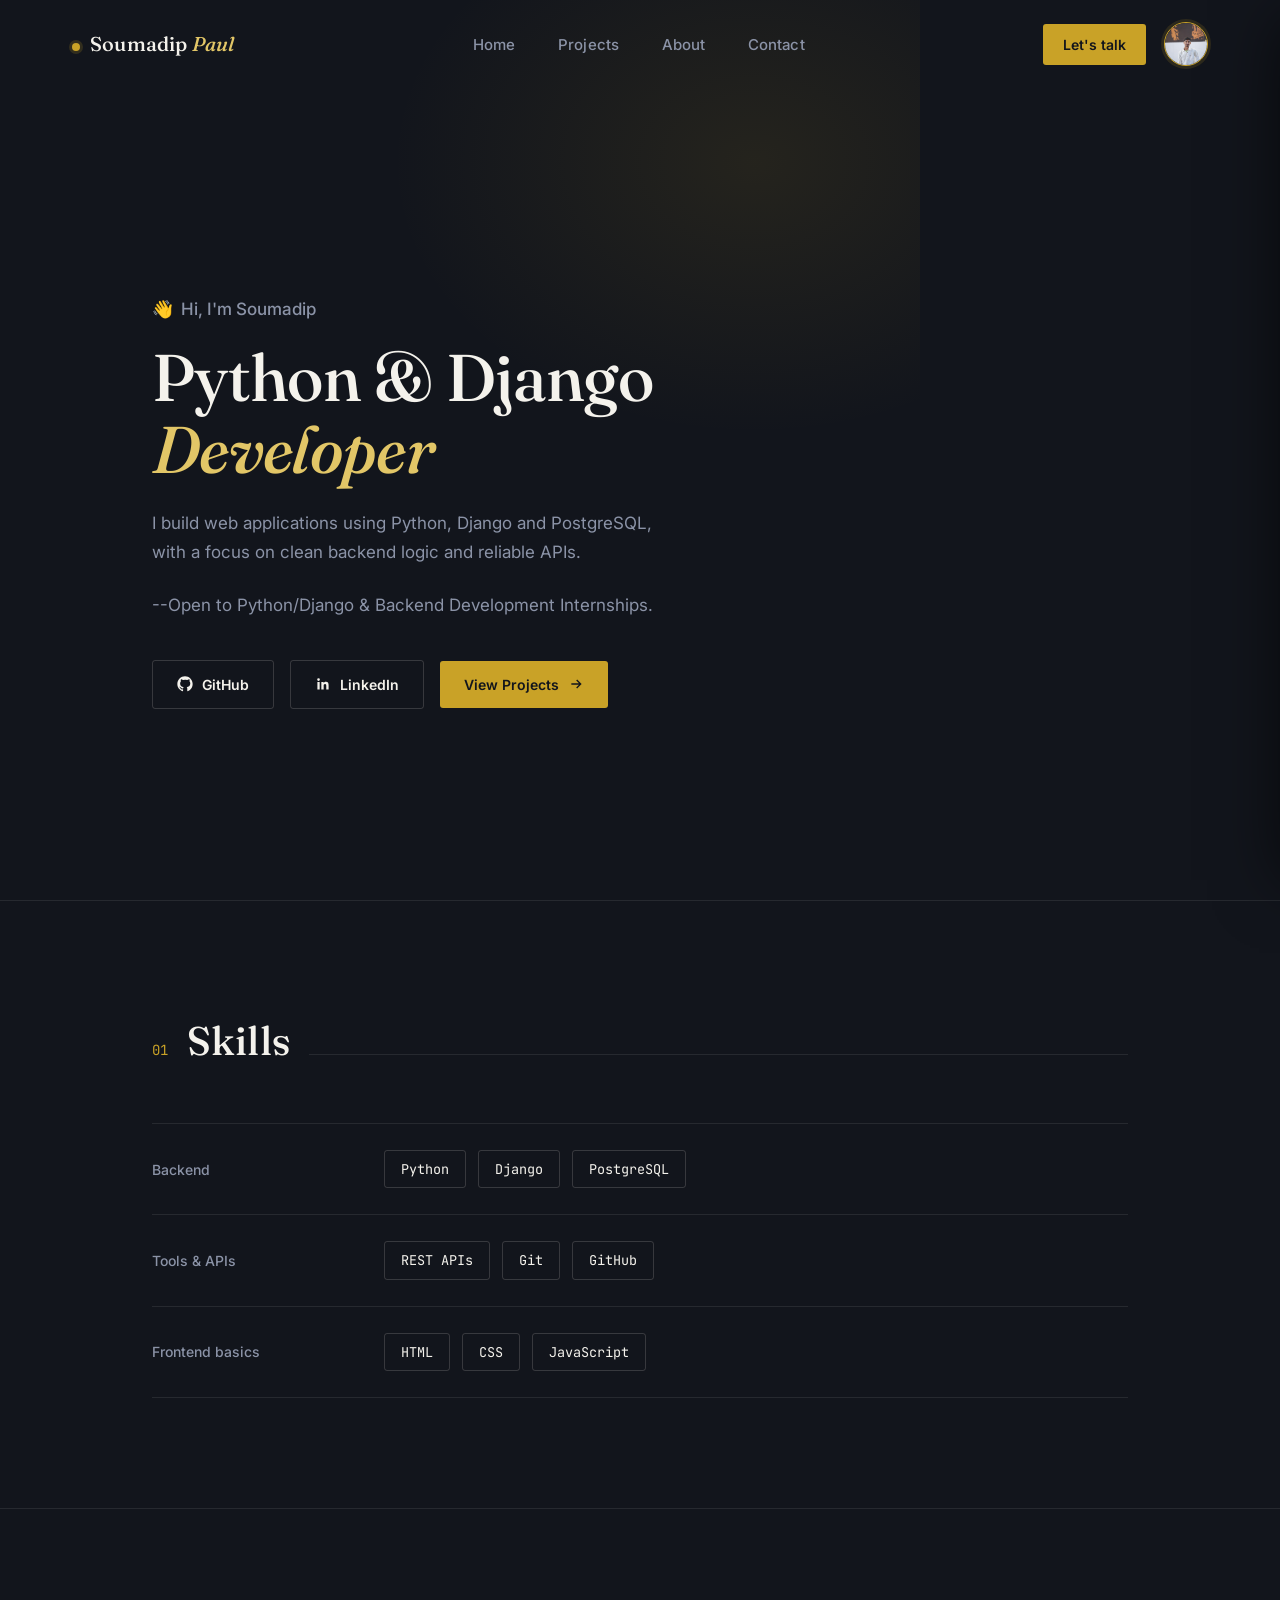
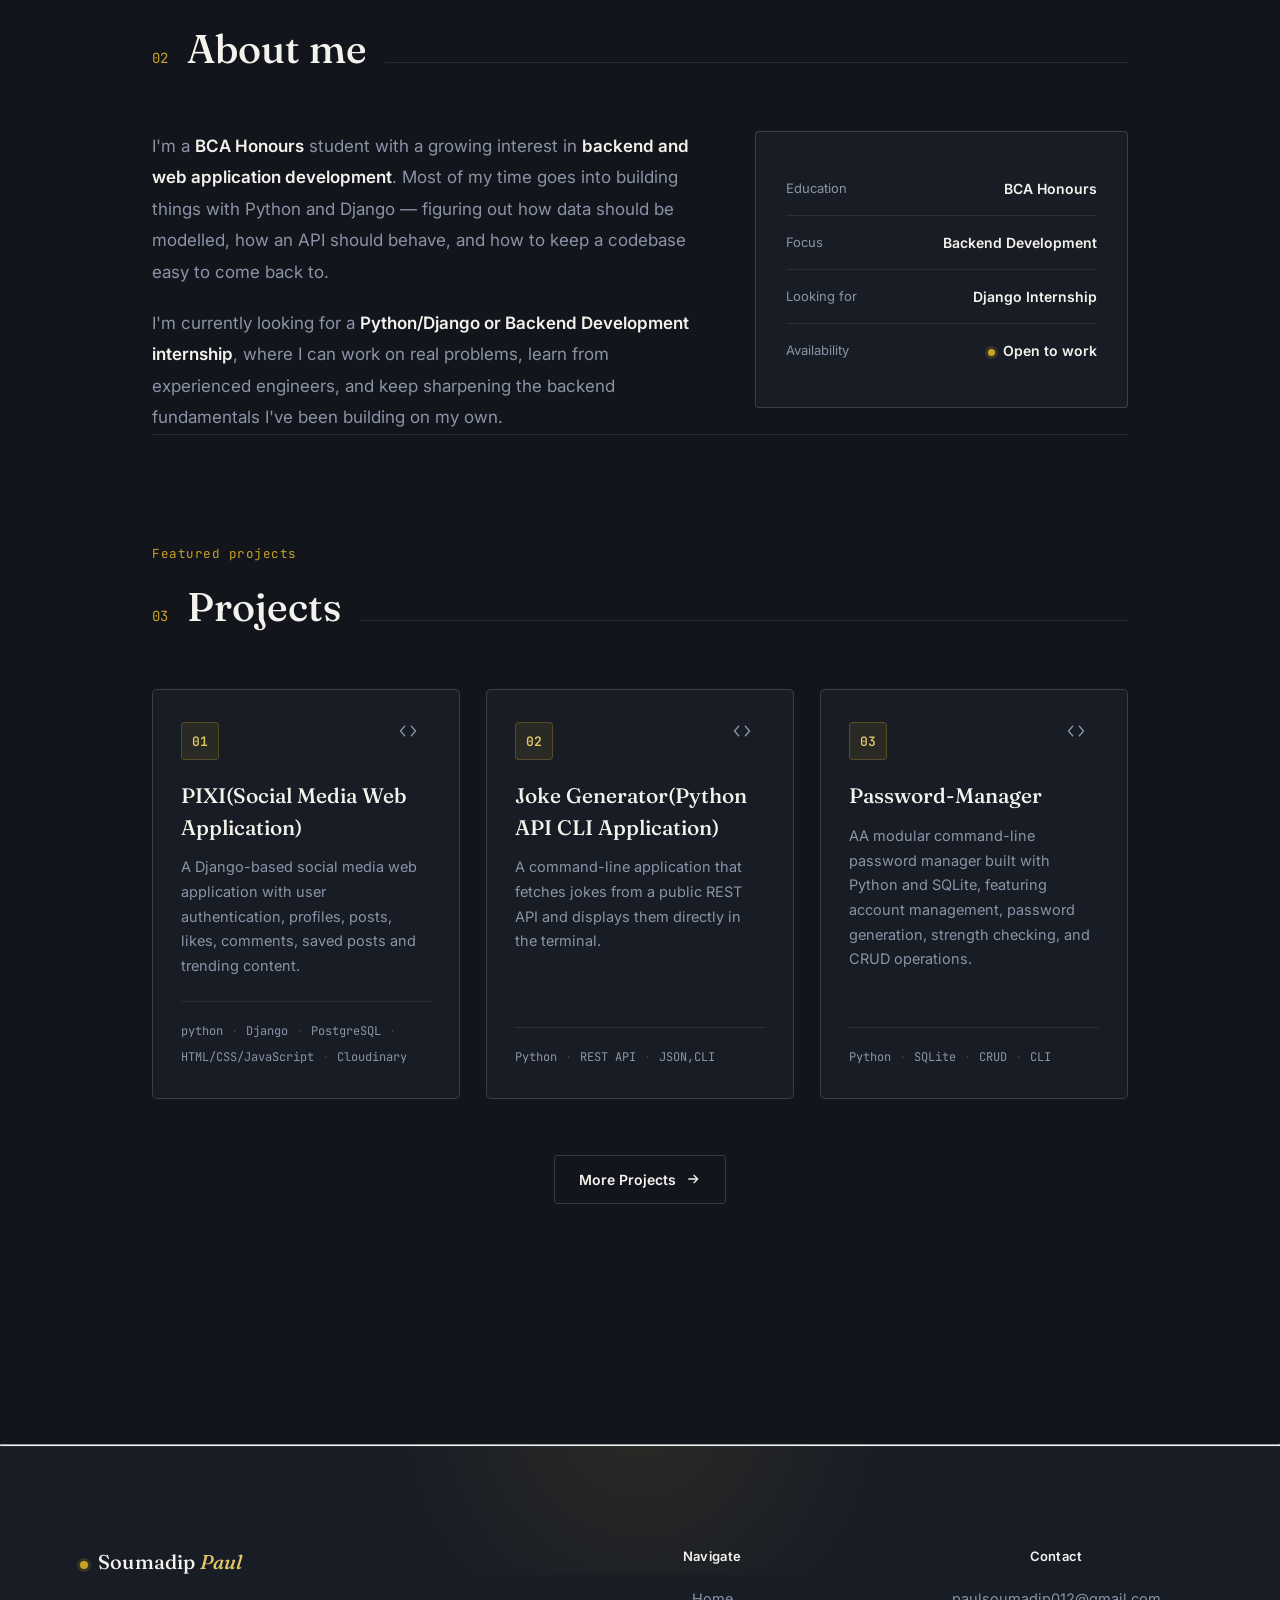
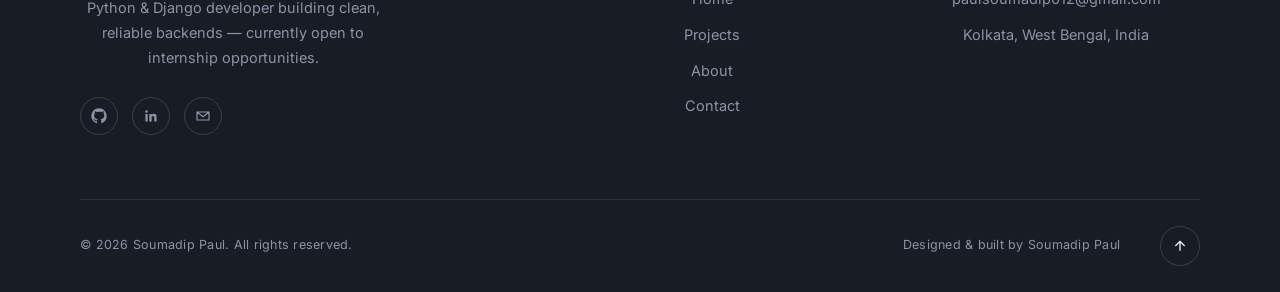
<file: index.html>
<!DOCTYPE html>
<html lang="en">
<head>
  <meta charset="UTF-8">
  <meta name="viewport" content="width=device-width, initial-scale=1.0">
  <title>Soumadip Paul — Python &amp; Django Developer</title>
  <link rel="stylesheet" href="css/navbar.css">
  <link rel="stylesheet" href="css/footer.css">
</head>
<body>

<link rel="preconnect" href="https://fonts.googleapis.com">
<link href="https://fonts.googleapis.com/css2?family=Fraunces:ital,opsz,wght@0,9..144,400;0,9..144,500;0,9..144,600;1,9..144,500&family=Inter:wght@400;500;600&display=swap" rel="stylesheet">


  <nav class="navbar" id="navbar">
    <a href="#home" class="brand">
      <span class="brand-mark"></span>
      <span class="brand-name">Soumadip <em>Paul</em></span>
    </a>

    <ul class="nav-links">
      <li><a href="index.html">Home</a></li></li>
      <li><a href="projects.html">Projects</a></li>
      <li><a href="index.html#about">About</a></li>
      <li><a href="#contact">Contact</a></li>
    </ul>

    <div class="nav-right">
      <a href="#contact" class="cta-btn">Let's talk</a>

      <a href="index.html#about" class="nav-avatar" aria-label="About Soumadip Paul">
        <img src="images/my_img.jpeg" alt="Soumadip Paul" onerror="this.style.display='none'; this.parentElement.classList.add('no-image');">
        <span class="avatar-fallback">SP</span>
      </a>

      <button class="menu-toggle" id="menuToggle" aria-label="Toggle menu" aria-expanded="false" aria-controls="mobileMenu">
        <span></span><span></span><span></span>
      </button>
    </div>
  </nav>

  <div class="mobile-overlay" id="mobileOverlay"></div>

  <aside class="mobile-menu" id="mobileMenu" aria-hidden="true">
    <div class="mobile-menu-head">
      <span class="mobile-brand">Soumadip <em>Paul</em></span>
    </div>

    <nav class="mobile-nav">
      <ul>
        <li><a href="index.html" class="active">Home</a></li>
      <li><a href="projects.html">Projects</a></li>
      <li><a href="index.html#about">About</a></li>
        <li><a href="#contact">Contact</a></li>
      </ul>
    </nav>

    <div class="mobile-foot">
      <a href="#">GitHub</a>
      <a href="#">LinkedIn</a>
      <a href="#">Email</a>
    </div>
  </aside>


<link rel="stylesheet" href="css/home.css">
<link rel="preconnect" href="https://fonts.googleapis.com">
<link href="https://fonts.googleapis.com/css2?family=Fraunces:ital,opsz,wght@0,9..144,400;0,9..144,500;0,9..144,600;1,9..144,500&family=Inter:wght@400;500;600;700&family=JetBrains+Mono:wght@400;500&display=swap" rel="stylesheet">
</head>


  <!-- HERO -->
  <section class="hero" id="home">
    <div class="wrap hero-inner">
      <p class="greet"><span class="wave">👋</span>&nbsp; Hi, I'm Soumadip</p>
      <h1>Python &amp; Django <em>Developer</em></h1>
      <p>I build web applications using Python, Django and PostgreSQL, with a focus on clean backend logic and reliable APIs.</p>
      <p>--Open to Python/Django & Backend Development Internships.</p>
      <div class="hero-links">
        <a class="btn btn-outline" href="https://github.com/soumadip420" target="_blank" rel="noopener">
          <svg viewBox="0 0 24 24" fill="currentColor"><path d="M12 .5C5.7.5.5 5.7.5 12c0 5 3.2 9.3 7.8 10.8.6.1.8-.3.8-.6v-2.2c-3.2.7-3.9-1.5-3.9-1.5-.5-1.3-1.3-1.7-1.3-1.7-1.1-.7.1-.7.1-.7 1.2.1 1.8 1.2 1.8 1.2 1 1.8 2.8 1.3 3.4 1 .1-.8.4-1.3.8-1.6-2.6-.3-5.3-1.3-5.3-5.7 0-1.3.5-2.3 1.2-3.1-.1-.3-.5-1.5.1-3.1 0 0 1-.3 3.3 1.2a11.4 11.4 0 0 1 6 0c2.3-1.5 3.3-1.2 3.3-1.2.6 1.6.2 2.8.1 3.1.8.8 1.2 1.9 1.2 3.1 0 4.4-2.7 5.4-5.3 5.7.4.4.8 1.1.8 2.2v3.3c0 .3.2.7.8.6A11.5 11.5 0 0 0 23.5 12C23.5 5.7 18.3.5 12 .5Z"/></svg>
          GitHub
        </a>
        <a class="btn btn-outline" href="https://www.linkedin.com/in/soumadip-paul-7067582b4" target="_blank" rel="noopener">
          <svg viewBox="0 0 24 24" fill="currentColor"><path d="M20.4 20.4h-3.5v-5.5c0-1.3 0-3-1.8-3s-2.1 1.4-2.1 2.9v5.6H9.5V9h3.4v1.6h.1c.5-.9 1.6-1.8 3.3-1.8 3.6 0 4.1 2.4 4.1 5.4v6.2ZM5.3 7.4a2 2 0 1 1 0-4 2 2 0 0 1 0 4ZM7 20.4H3.6V9H7v11.4Z"/></svg>
          LinkedIn
        </a>
        <a class="btn btn-primary" href="#projects">
          View Projects
          <svg viewBox="0 0 24 24" fill="none" stroke="currentColor" stroke-width="2"><path d="M5 12h14M13 6l6 6-6 6"/></svg>
        </a>
      </div>
    </div>
  </section>

  <!-- SKILLS -->
  <section class="skills" id="skills">
    <div class="wrap">
      <div class="section-head reveal">
        <span class="section-num">01</span>
        <h2 class="section-title">Skills</h2>
        <div class="section-rule"></div>
      </div>

      <div class="skill-groups reveal">
        <div class="skill-row">
          <span class="label">Backend</span>
          <div class="chip-set">
            <span class="chip">Python</span>
            <span class="chip">Django</span>
            <span class="chip">PostgreSQL</span>
          </div>
        </div>
        <div class="skill-row">
          <span class="label">Tools &amp; APIs</span>
          <div class="chip-set">
            <span class="chip">REST APIs</span>
            <span class="chip">Git</span>
            <span class="chip">GitHub</span>
          </div>
        </div>
        <div class="skill-row">
          <span class="label">Frontend basics</span>
          <div class="chip-set">
            <span class="chip">HTML</span>
            <span class="chip">CSS</span>
            <span class="chip">JavaScript</span>
          </div>
        </div>
      </div>
    </div>
  </section>

  <!-- ABOUT -->
  <section class="about" id="about">
    <div class="wrap">
      <div class="section-head reveal">
        <span class="section-num">02</span>
        <h2 class="section-title">About me</h2>
        <div class="section-rule"></div>
      </div>

      <div class="about-grid reveal">
        <div class="about-text">
          <p>I'm a <strong>BCA Honours</strong> student with a growing interest in <strong>backend and web application development</strong>. Most of my time goes into building things with Python and Django — figuring out how data should be modelled, how an API should behave, and how to keep a codebase easy to come back to.</p>
          <p>I'm currently looking for a <strong>Python/Django or Backend Development internship</strong>, where I can work on real problems, learn from experienced engineers, and keep sharpening the backend fundamentals I've been building on my own.</p>
        </div>

        <div class="status-card">
          <div class="status-row">
            <span class="k">Education</span>
            <span class="v">BCA Honours</span>
          </div>
          <div class="status-row">
            <span class="k">Focus</span>
            <span class="v">Backend Development</span>
          </div>
          <div class="status-row">
            <span class="k">Looking for</span>
            <span class="v">Django Internship</span>
          </div>
          <div class="status-row">
            <span class="k">Availability</span>
            <span class="v"><span class="status-dot"></span>Open to work</span>
          </div>
        </div>
      </div>

      <div class="projects" id="projects">
        <span class="featured-tag reveal">Featured projects</span>
        <div class="section-head reveal">
          <span class="section-num">03</span>
          <h2 class="section-title">Projects</h2>
          <div class="section-rule"></div>
        </div>

        <div class="project-grid reveal">
          <div class="project-card">
            <div class="project-top">
              <div class="project-icon">01</div>
              <div class="project-links">
                <a href="https://github.com/soumadip420/mini_media.git" aria-label="View code" target="_blank" rel="noopener">
                  <svg viewBox="0 0 24 24" fill="none" stroke="currentColor" stroke-width="1.8"><path d="M8 5 2 12l6 7M16 5l6 7-6 7"/></svg>
                </a>
                <a href="#" aria-label="View live" target="_blank" rel="noopener">
                  <!-- <svg viewBox="0 0 24 24" fill="none" stroke="currentColor" stroke-width="1.8"><path d="M18 13v6a2 2 0 0 1-2 2H5a2 2 0 0 1-2-2V8a2 2 0 0 1 2-2h6M15 3h6v6M10 14 21 3"/></svg> -->
                </a>
              </div>
            </div>
            <h3>PIXI(Social Media Web Application)</h3>
            <p>A Django-based social media web application with user authentication, profiles, posts, likes, comments, saved posts and trending content.</p>
            <div class="project-stack">
              <span class="stack-tag">python</span>
              <span class="stack-tag">Django</span>
              <span class="stack-tag">PostgreSQL</span>
              <span class="stack-tag">HTML/CSS/JavaScript</span>
              <span class="stack-tag">Cloudinary</span>
            </div>
          </div>

          <div class="project-card">
            <div class="project-top">
              <div class="project-icon">02</div>
              <div class="project-links">
                <a href="https://github.com/soumadip420/Joke_generator.git" aria-label="View code" target="_blank" rel="noopener">
                  <svg viewBox="0 0 24 24" fill="none" stroke="currentColor" stroke-width="1.8"><path d="M8 5 2 12l6 7M16 5l6 7-6 7"/></svg>
                </a>
                <a href="#" aria-label="View live" target="_blank" rel="noopener">
                  <!-- <svg viewBox="0 0 24 24" fill="none" stroke="currentColor" stroke-width="1.8"><path d="M18 13v6a2 2 0 0 1-2 2H5a2 2 0 0 1-2-2V8a2 2 0 0 1 2-2h6M15 3h6v6M10 14 21 3"/></svg> -->
                </a>
              </div>
            </div>
            <h3>Joke Generator(Python API CLI Application)</h3>
            <p>A command-line application that fetches jokes from a public REST API and displays them directly in the terminal.</p>
            <div class="project-stack">
              <span class="stack-tag">Python</span>
              <span class="stack-tag">REST API</span>
              <span class="stack-tag">JSON,CLI</span>
            </div>
          </div>

          <div class="project-card">
            <div class="project-top">
              <div class="project-icon">03</div>
              <div class="project-links">
                <a href="https://github.com/soumadip420/Password-Manager.git" aria-label="View code" target="_blank" rel="noopener">
                  <svg viewBox="0 0 24 24" fill="none" stroke="currentColor" stroke-width="1.8"><path d="M8 5 2 12l6 7M16 5l6 7-6 7"/></svg>
                </a>
                <a href="#" aria-label="View live" target="_blank" rel="noopener">
                  <!-- <svg viewBox="0 0 24 24" fill="none" stroke="currentColor" stroke-width="1.8"><path d="M18 13v6a2 2 0 0 1-2 2H5a2 2 0 0 1-2-2V8a2 2 0 0 1 2-2h6M15 3h6v6M10 14 21 3"/></svg> -->
                </a>
              </div>
            </div>
            <h3>Password-Manager</h3>
            <p>AA modular command-line password manager built with Python and SQLite, featuring account management, password generation, strength checking, and CRUD operations.</p>
            <div class="project-stack">
              <span class="stack-tag">Python</span>
              <span class="stack-tag">SQLite</span>
              <span class="stack-tag">CRUD</span>
              <span class="stack-tag">CLI</span>
            </div>
          </div>
        </div>

        <div class="more-wrap reveal">
          <a class="btn btn-outline" href="projects.html" target="_blank" rel="noopener">
            More Projects
            <svg viewBox="0 0 24 24" fill="none" stroke="currentColor" stroke-width="2"><path d="M5 12h14M13 6l6 6-6 6"/></svg>
          </a>
        </div>
      </div>
    </div>
  </section>


<script>
  const revealEls = document.querySelectorAll('.reveal');
  const io = new IntersectionObserver((entries) => {
    entries.forEach(entry => {
      if(entry.isIntersecting){
        entry.target.classList.add('in');
        io.unobserve(entry.target);
      }
    });
  }, { threshold: 0.15 });
  revealEls.forEach(el => io.observe(el));
</script>
<hr>

<link rel="stylesheet" href="css/footer.css">
<footer class="site-footer" id="contact">
  <div class="footer-glow" aria-hidden="true"></div>

  <div class="footer-top reveal">

    <div class="footer-brand">
      <a href="#home" class="brand">
        <span class="brand-mark"></span>
        <span class="brand-name">Soumadip <em>Paul</em></span>
      </a>
      <p class="footer-tagline">Python &amp; Django developer building clean, reliable backends — currently open to internship opportunities.</p>

      <div class="footer-social">
        <a href="https://github.com/soumadip420" target="_blank" rel="noopener" aria-label="GitHub">
          <svg viewBox="0 0 24 24" fill="currentColor"><path d="M12 .5C5.7.5.5 5.7.5 12c0 5 3.2 9.3 7.8 10.8.6.1.8-.3.8-.6v-2.2c-3.2.7-3.9-1.5-3.9-1.5-.5-1.3-1.3-1.7-1.3-1.7-1.1-.7.1-.7.1-.7 1.2.1 1.8 1.2 1.8 1.2 1 1.8 2.8 1.3 3.4 1 .1-.8.4-1.3.8-1.6-2.6-.3-5.3-1.3-5.3-5.7 0-1.3.5-2.3 1.2-3.1-.1-.3-.5-1.5.1-3.1 0 0 1-.3 3.3 1.2a11.4 11.4 0 0 1 6 0c2.3-1.5 3.3-1.2 3.3-1.2.6 1.6.2 2.8.1 3.1.8.8 1.2 1.9 1.2 3.1 0 4.4-2.7 5.4-5.3 5.7.4.4.8 1.1.8 2.2v3.3c0 .3.2.7.8.6A11.5 11.5 0 0 0 23.5 12C23.5 5.7 18.3.5 12 .5Z"/></svg>
        </a>
        <a href="https://www.linkedin.com/in/soumadip-paul-7067582b4" target="_blank" rel="noopener" aria-label="LinkedIn">
          <svg viewBox="0 0 24 24" fill="currentColor"><path d="M20.4 20.4h-3.5v-5.5c0-1.3 0-3-1.8-3s-2.1 1.4-2.1 2.9v5.6H9.5V9h3.4v1.6h.1c.5-.9 1.6-1.8 3.3-1.8 3.6 0 4.1 2.4 4.1 5.4v6.2ZM5.3 7.4a2 2 0 1 1 0-4 2 2 0 0 1 0 4ZM7 20.4H3.6V9H7v11.4Z"/></svg>
        </a>
        <a href="mailto:paulsoumadip012@gmail.com" aria-label="Email">
          <svg viewBox="0 0 24 24" fill="none" stroke="currentColor" stroke-width="1.8"><path d="M3 6h18v12H3V6Zm0 0 9 7 9-7"/></svg>
        </a>
      </div>
    </div>

    <div class="footer-col">
      <h4>Navigate</h4>
      <ul>
        <li><a href="index.html" class="active">Home</a></li>
      <li><a href="projects.html">Projects</a></li>
      <li><a href="index.html#about">About</a></li>
      <li><a href="#contact">Contact</a></li>
      </ul>
    </div>

    <div class="footer-col">
      <h4>Contact</h4>
      <ul>
        <li>
          <a href="mailto:paulsoumadip012@gmail.com">paulsoumadip012@gmail.com</a>
        </li>
        <!-- <li>
          <a href="tel:+910000000000">+91 00000 00000</a>
        </li> -->
        <li>
          <span class="footer-location">Kolkata, West Bengal, India</span>
        </li>
      </ul>
    </div>

  </div>

  <div class="footer-bottom">
    <p class="footer-copy">&copy; <span id="footerYear">2026</span> Soumadip Paul. All rights reserved.</p>
    <p class="footer-credit">Designed &amp; built by Soumadip Paul</p>

    <button class="back-to-top" id="backToTop" aria-label="Back to top">
      <svg viewBox="0 0 24 24" fill="none" stroke="currentColor" stroke-width="2"><path d="M12 19V5M5 12l7-7 7 7"/></svg>
    </button>
  </div>
</footer>
<script src="js/navbar.js"></script>
<script src="js/footer.js"></script>
</body>
</html>
</file>
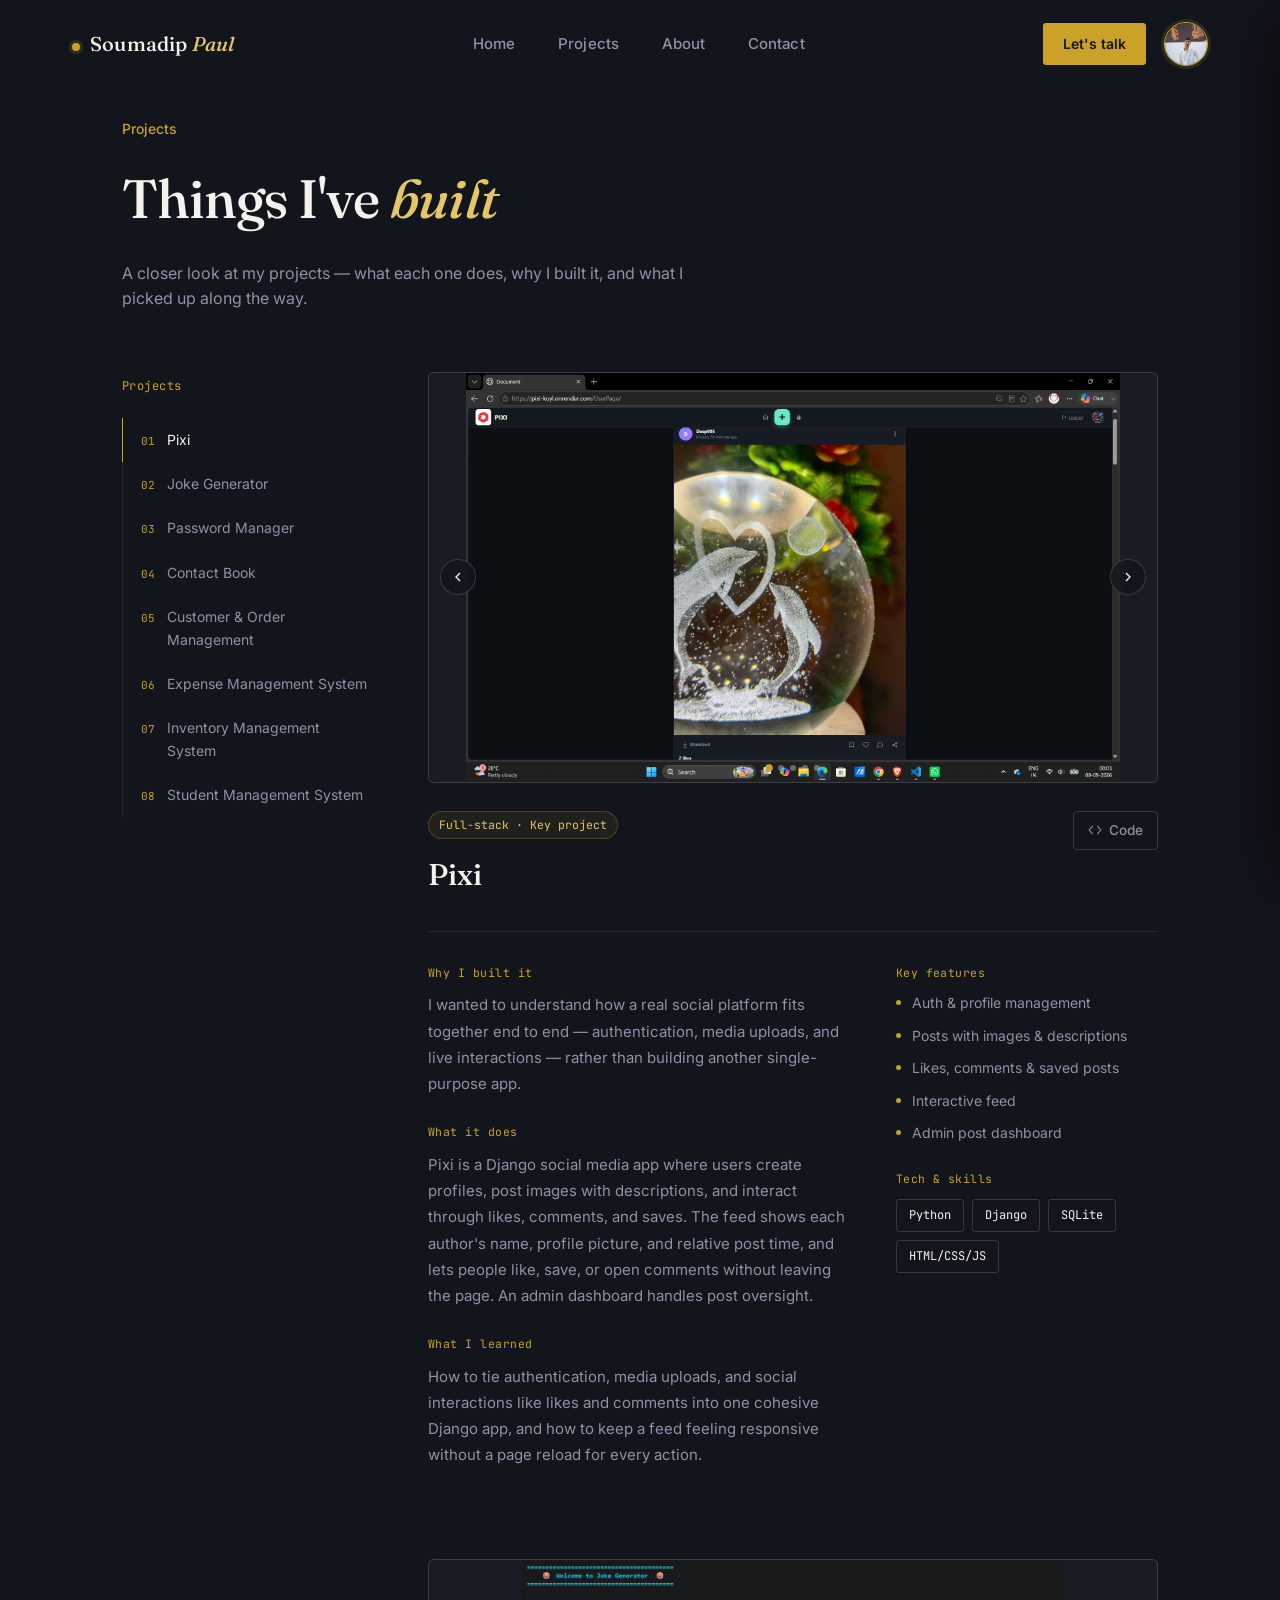
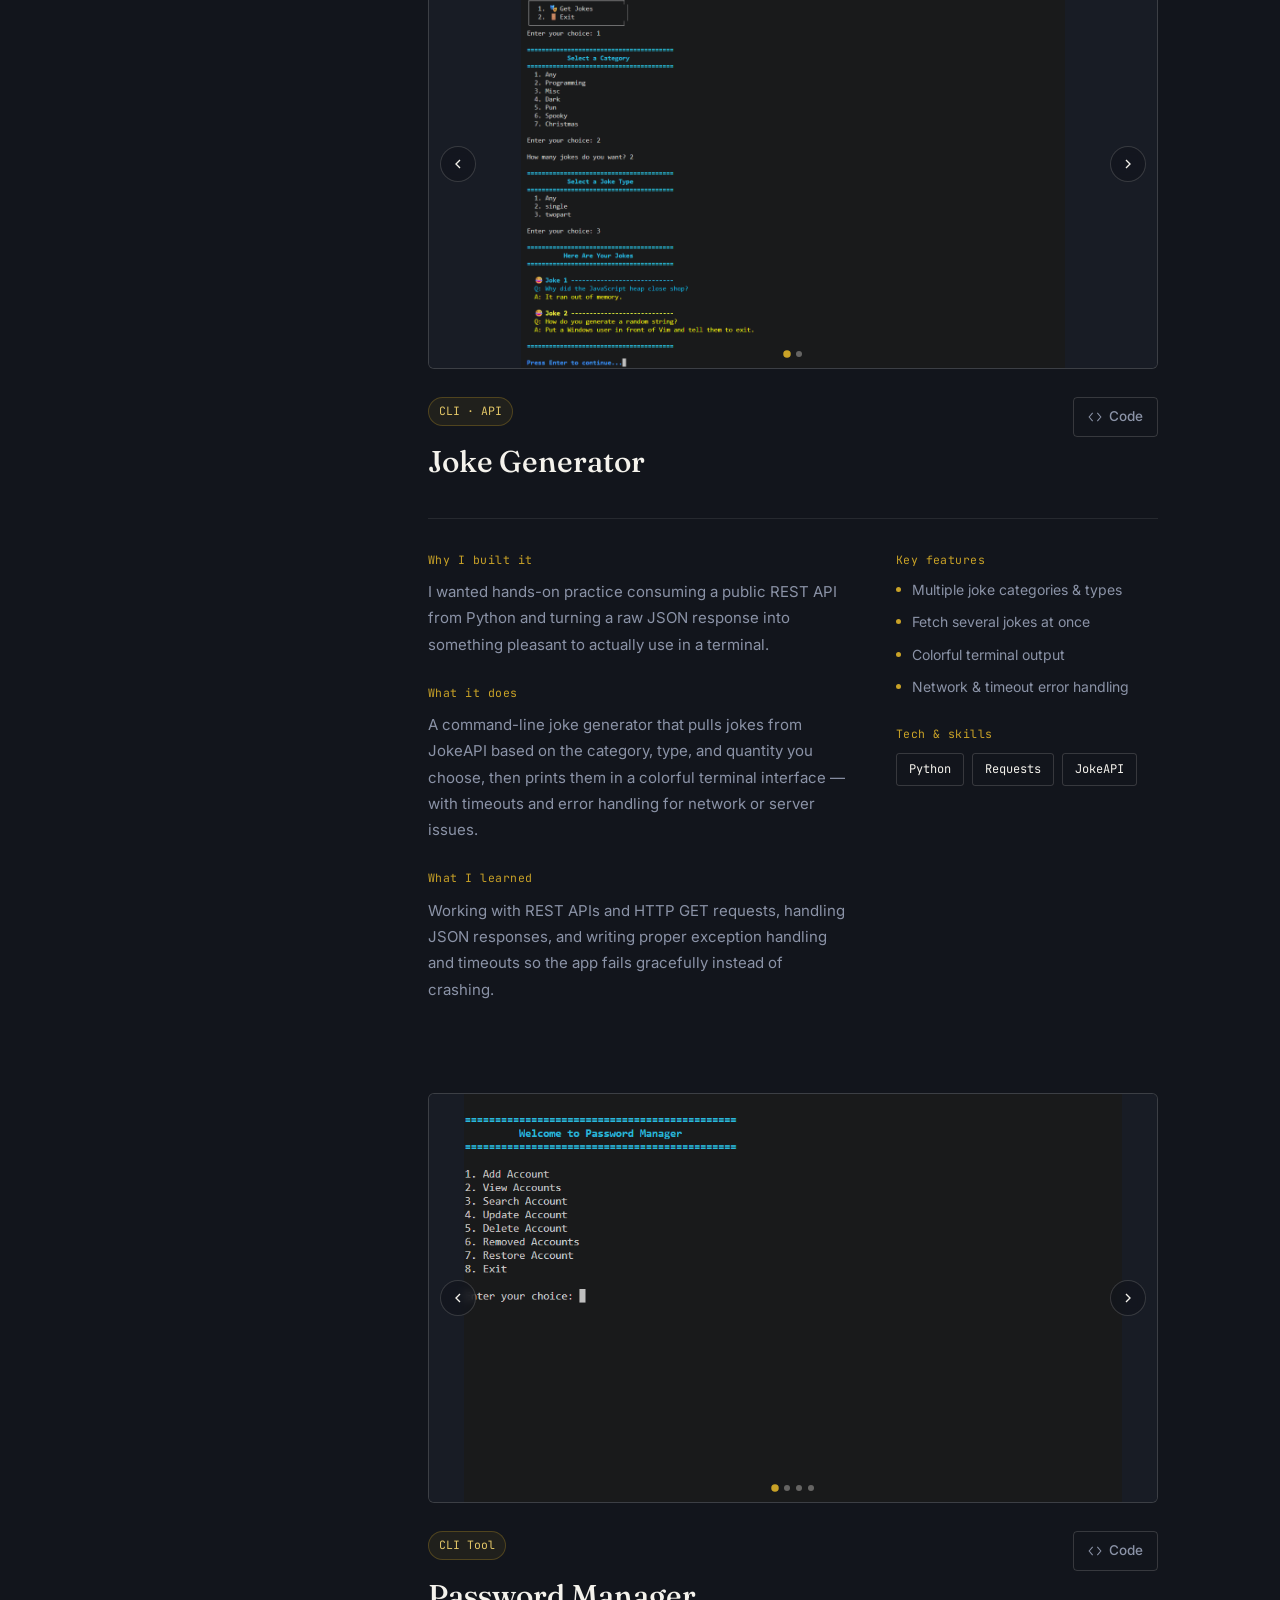
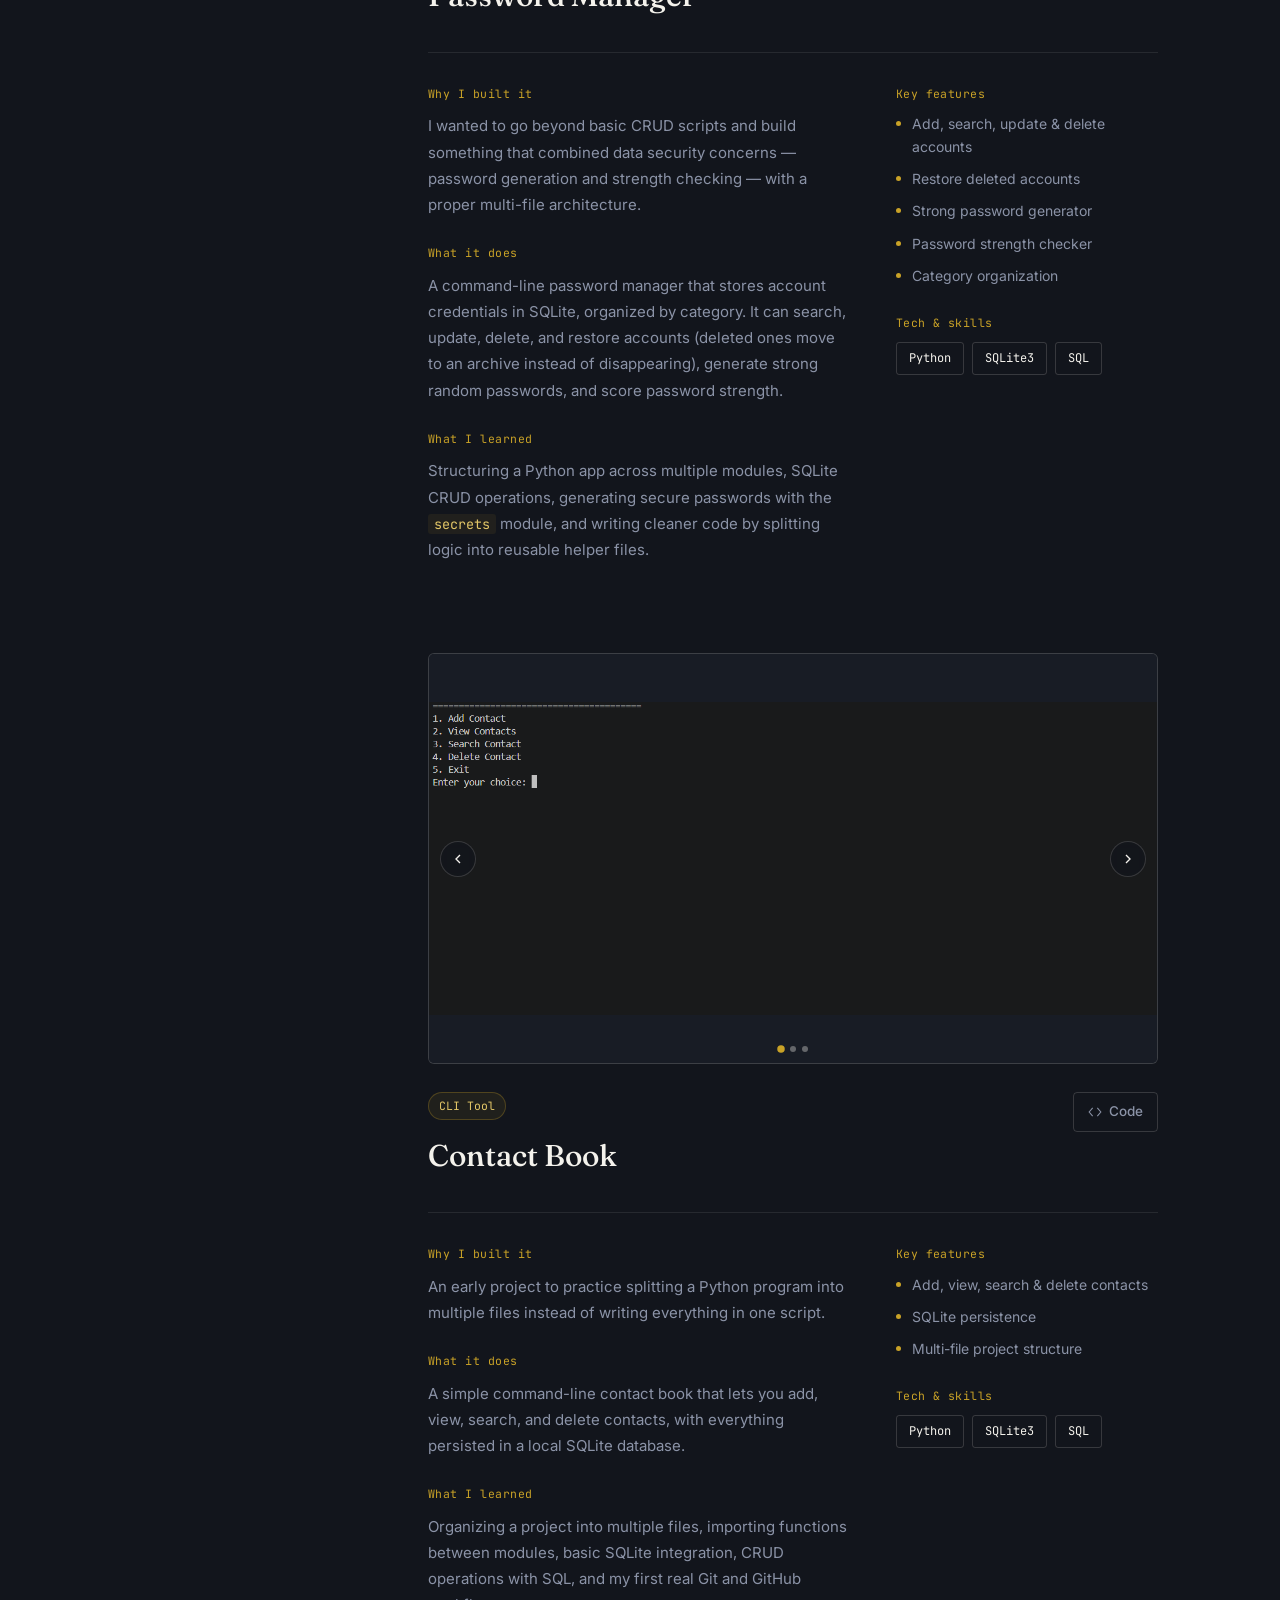
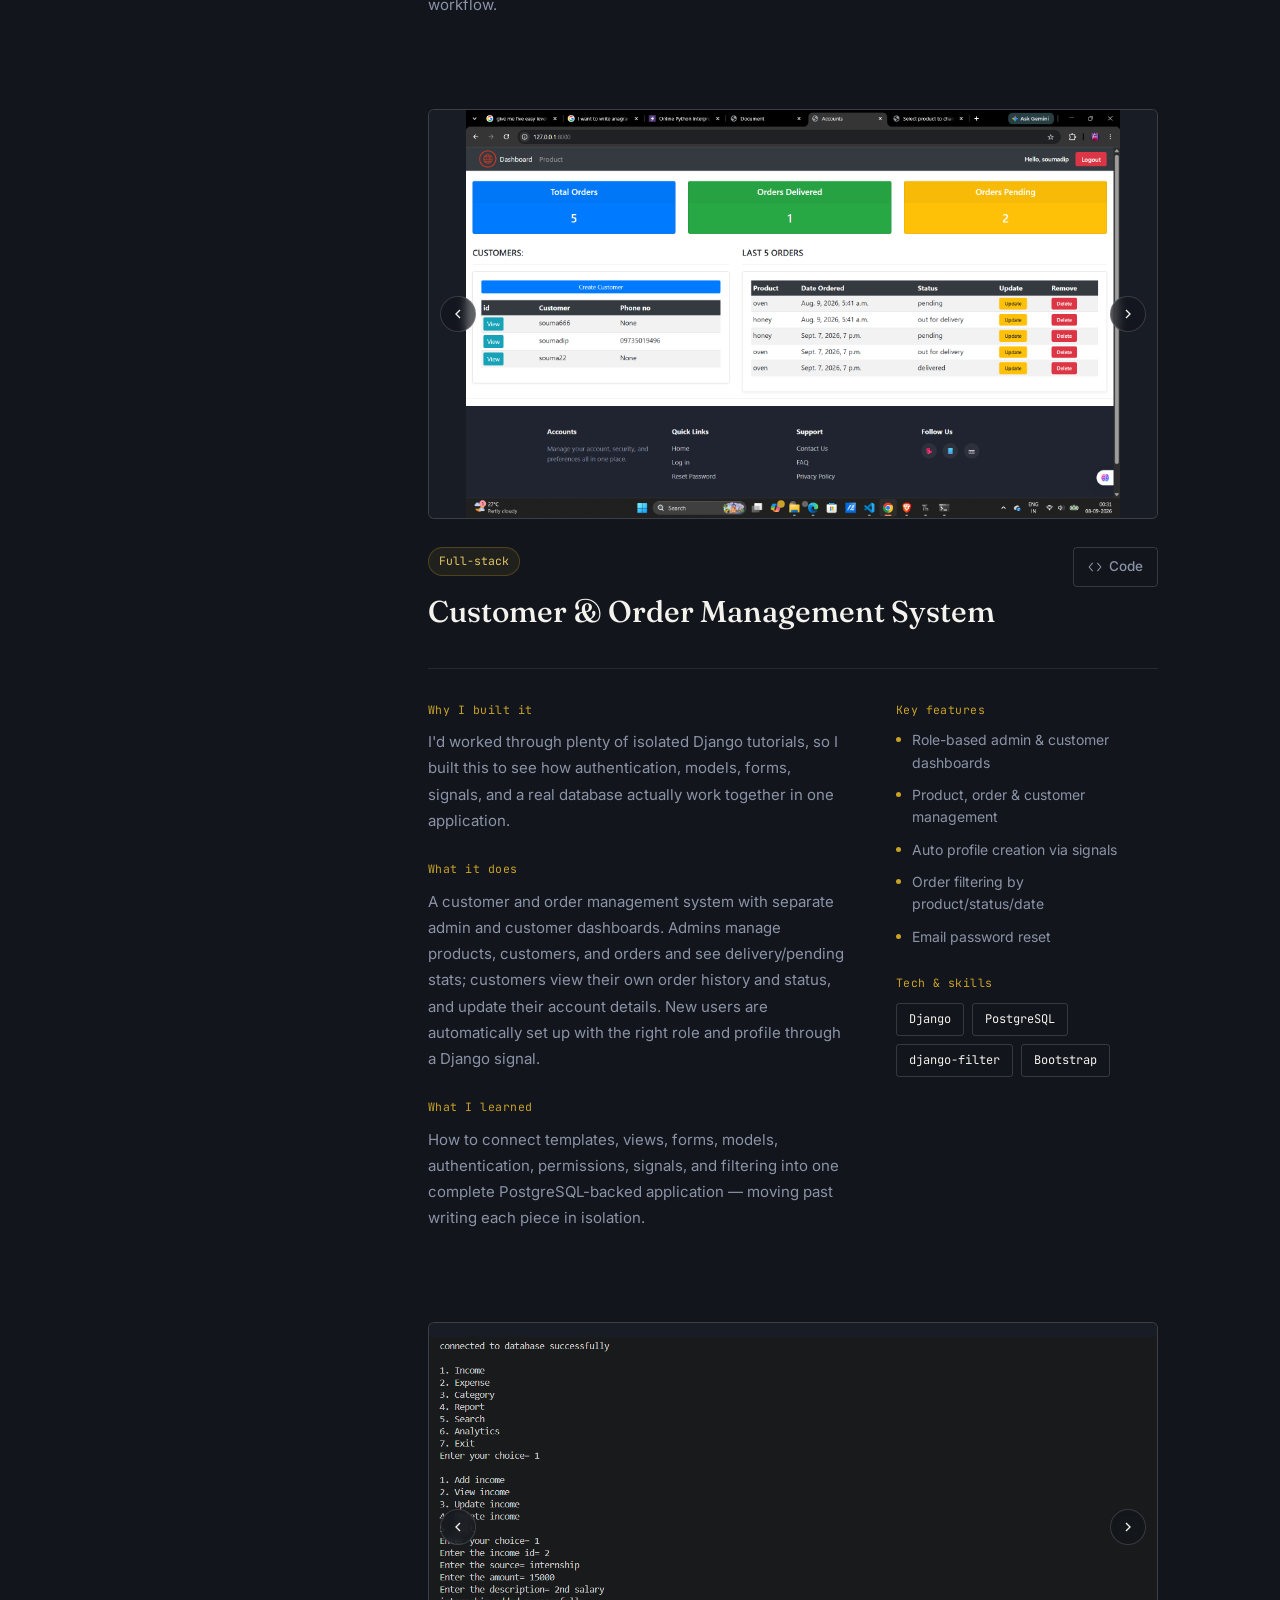
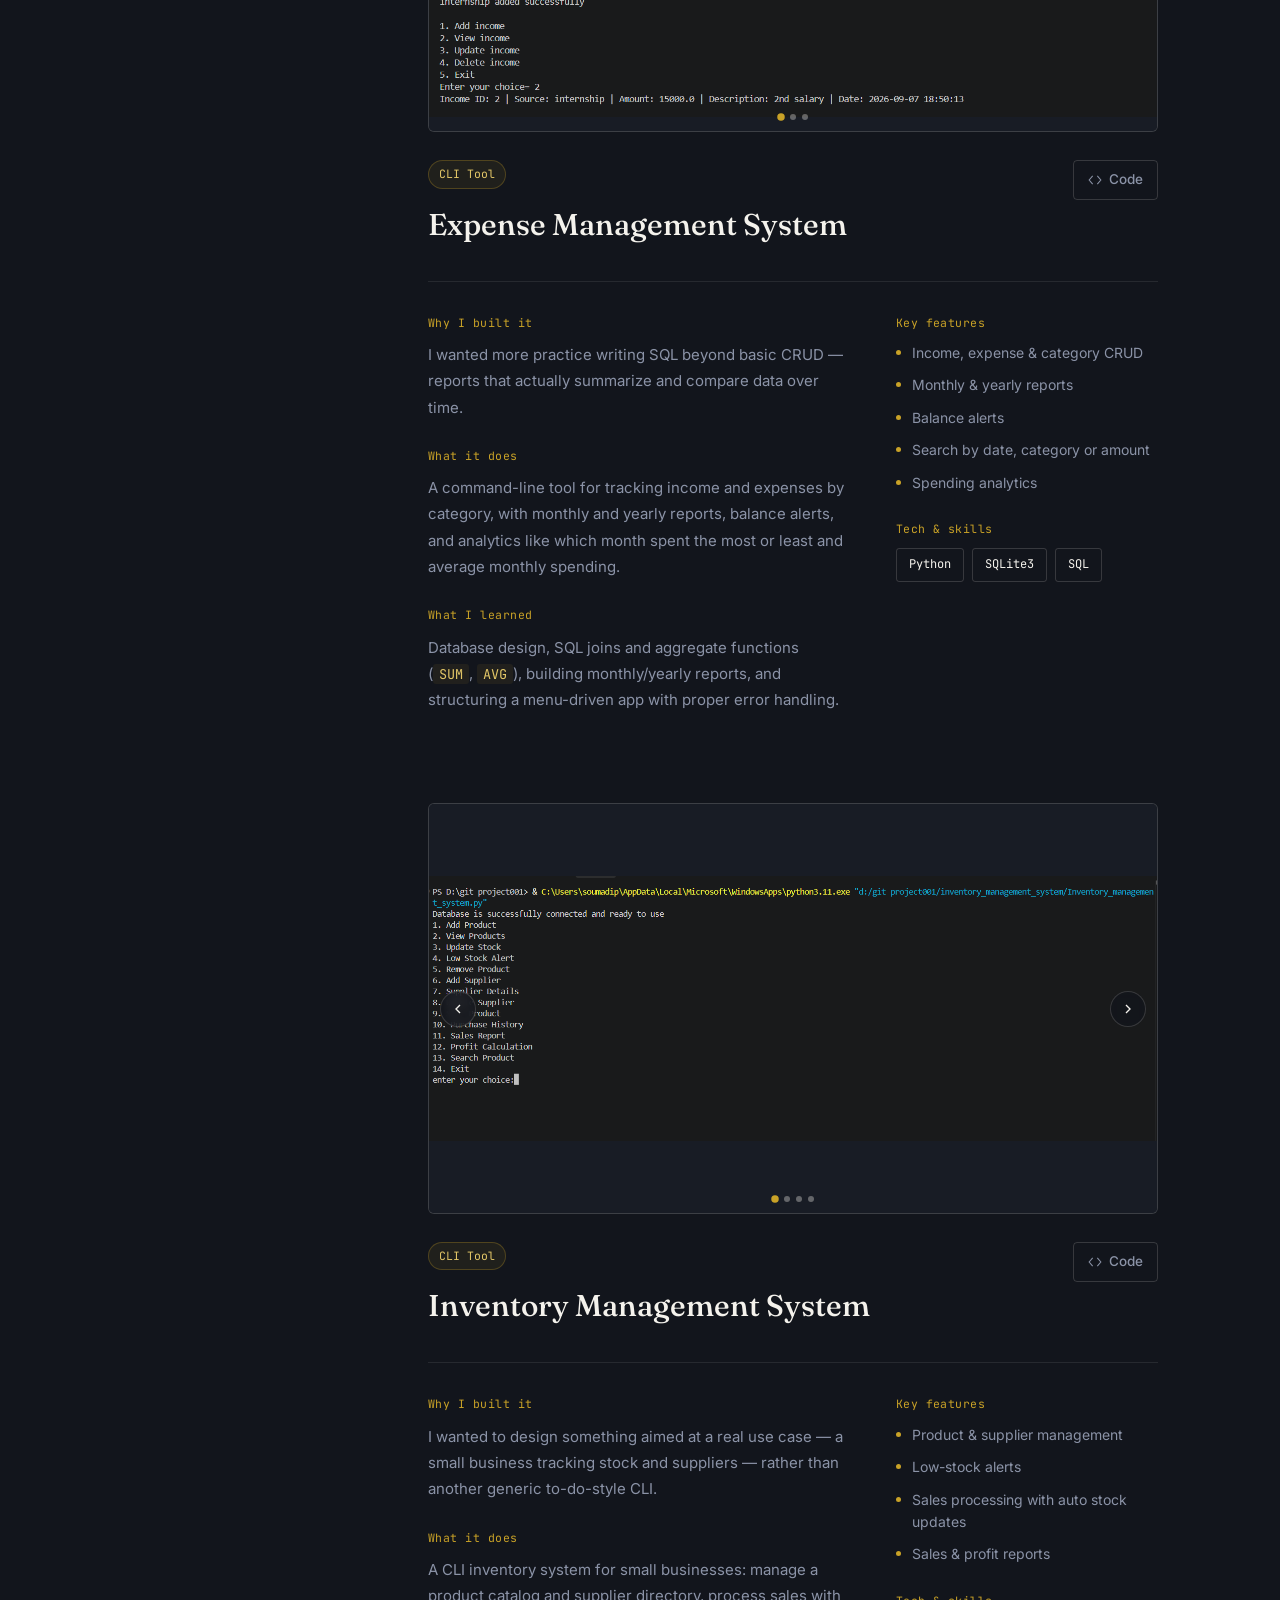
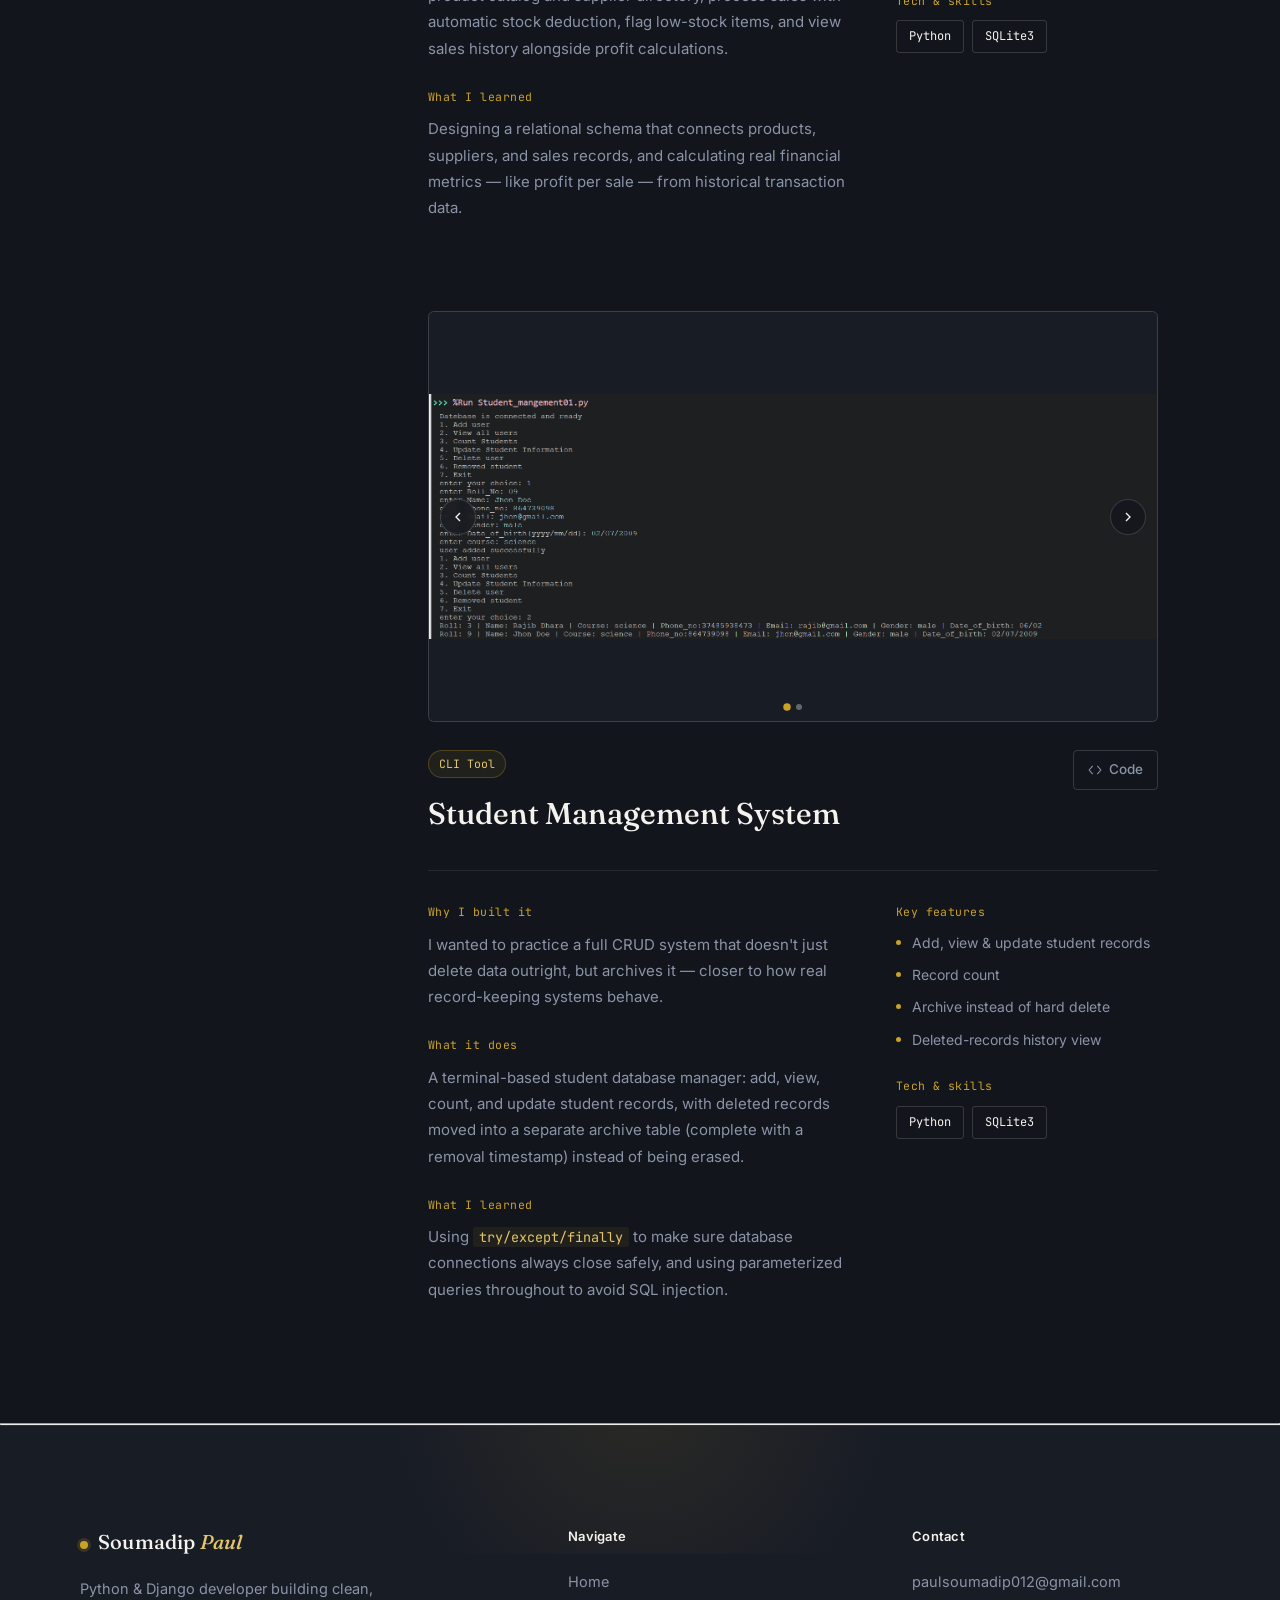
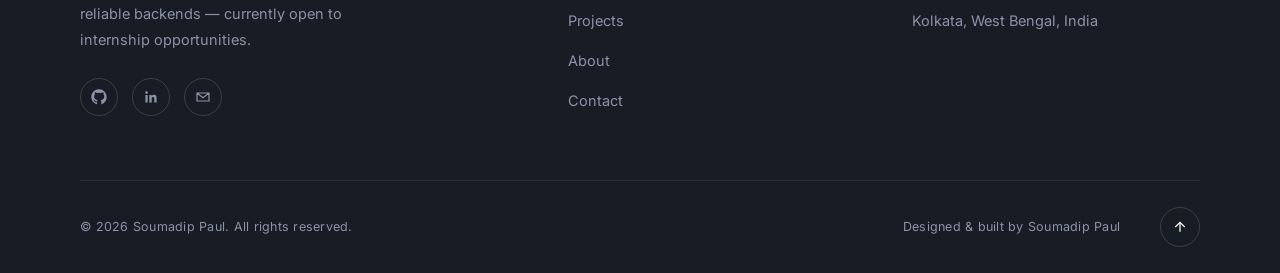
<file: projects.html>
<!DOCTYPE html>
<html lang="en">
<head>
  <meta charset="UTF-8">
  <meta name="viewport" content="width=device-width, initial-scale=1.0">
  <title>Projects — Soumadip Paul</title>
  <link rel="stylesheet" href="css/navbar.css">
  <link rel="stylesheet" href="css/footer.css">
</head>
<body>

<link rel="preconnect" href="https://fonts.googleapis.com">
<link href="https://fonts.googleapis.com/css2?family=Fraunces:ital,opsz,wght@0,9..144,400;0,9..144,500;0,9..144,600;1,9..144,500&family=Inter:wght@400;500;600&display=swap" rel="stylesheet">


  <nav class="navbar" id="navbar">
    <a href="#home" class="brand">
      <span class="brand-mark"></span>
      <span class="brand-name">Soumadip <em>Paul</em></span>
    </a>

    <ul class="nav-links">
      <li><a href="index.html">Home</a></li></li>
      <li><a href="projects.html">Projects</a></li>
      <li><a href="index.html#about">About</a></li>
      <li><a href="#contact">Contact</a></li>
    </ul>

    <div class="nav-right">
      <a href="#contact" class="cta-btn">Let's talk</a>

      <a href="index.html#about" class="nav-avatar" aria-label="About Soumadip Paul">
        <img src="images/my_img.jpeg" alt="Soumadip Paul" onerror="this.style.display='none'; this.parentElement.classList.add('no-image');">
        <span class="avatar-fallback">SP</span>
      </a>

      <button class="menu-toggle" id="menuToggle" aria-label="Toggle menu" aria-expanded="false" aria-controls="mobileMenu">
        <span></span><span></span><span></span>
      </button>
    </div>
  </nav>

  <div class="mobile-overlay" id="mobileOverlay"></div>

  <aside class="mobile-menu" id="mobileMenu" aria-hidden="true">
    <div class="mobile-menu-head">
      <span class="mobile-brand">Soumadip <em>Paul</em></span>
    </div>

    <nav class="mobile-nav">
      <ul>
        <li><a href="index.html" class="active">Home</a></li>
      <li><a href="projects.html">Projects</a></li>
      <li><a href="index.html#about">About</a></li>
        <li><a href="#contact">Contact</a></li>
      </ul>
    </nav>

    <div class="mobile-foot">
      <a href="#">GitHub</a>
      <a href="#">LinkedIn</a>
      <a href="#">Email</a>
    </div>
  </aside>


<link rel="stylesheet" href="css/projects.css">
<link rel="preconnect" href="https://fonts.googleapis.com">
<link href="https://fonts.googleapis.com/css2?family=Fraunces:ital,opsz,wght@0,9..144,500;1,9..144,500&family=Inter:wght@400;500;600&family=JetBrains+Mono:wght@400;500&display=swap" rel="stylesheet">


  <div class="wrap">
    <header>
      <p class="kicker">Projects</p>
      <h1>Things I've <em>built</em></h1>
      <p>A closer look at my projects — what each one does, why I built it, and what I picked up along the way.</p>
    </header>

    <div class="layout">

      <!-- SIDEBAR: desktop rail + mobile drawer -->
      <aside class="side-nav" id="sideNav" aria-label="Jump to project">
        <span class="side-nav-label">Projects</span>
        <ul>
          <li><a href="#project-1"><span class="num">01</span>Pixi</a></li>
          <li><a href="#project-2"><span class="num">02</span>Joke Generator</a></li>
          <li><a href="#project-3"><span class="num">03</span>Password Manager</a></li>
          <li><a href="#project-4"><span class="num">04</span>Contact Book</a></li>
          <li><a href="#project-5"><span class="num">05</span>Customer &amp; Order Management</a></li>
          <li><a href="#project-6"><span class="num">06</span>Expense Management System</a></li>
          <li><a href="#project-7"><span class="num">07</span>Inventory Management System</a></li>
          <li><a href="#project-8"><span class="num">08</span>Student Management System</a></li>
        </ul>
      </aside>

      <div class="projects-content">
        <div class="projects">

          <!-- PROJECT 1 — PIXI (key project) -->
          <article class="project" id="project-1">
            <div class="gallery">
              <div class="gallery-track">
                <div class="slide no-image"><img src="images/pixi1.png" alt="Pixi feed"></div>
                <div class="slide no-image"><img src="images/pixi2.png" alt="Pixi feed"></div>
                <div class="slide no-image"><img src="images/pixi3.png" alt="Pixi feed"></div>
                <div class="slide no-image"><img src="images/pixi4.png" alt="Pixi feed"></div>
                <div class="slide no-image"><img src="images/pixi5.png" alt="Pixi feed"></div>
              </div>
              <button class="g-nav prev" aria-label="Previous screenshot"><svg viewBox="0 0 24 24" fill="none" stroke="currentColor" stroke-width="2"><path d="M15 18l-6-6 6-6"/></svg></button>
              <button class="g-nav next" aria-label="Next screenshot"><svg viewBox="0 0 24 24" fill="none" stroke="currentColor" stroke-width="2"><path d="M9 6l6 6-6 6"/></svg></button>
              <div class="g-dots"></div>
            </div>

            <div class="project-head">
              <div>
                <span class="tag">Full-stack · Key project</span>
                <h2>Pixi</h2>
              </div>
              <div class="links">
                <a href="https://github.com/soumadip420/mini_media.git"><svg viewBox="0 0 24 24" fill="none" stroke="currentColor" stroke-width="1.8"><path d="M8 5 2 12l6 7M16 5l6 7-6 7"/></svg>Code</a>
              </div>
            </div>

            <div class="project-grid">
              <div class="project-main">
                <section>
                  <span class="label">Why I built it</span>
                  <p>I wanted to understand how a real social platform fits together end to end — authentication, media uploads, and live interactions — rather than building another single-purpose app.</p>
                </section>
                <section>
                  <span class="label">What it does</span>
                  <p>Pixi is a Django social media app where users create profiles, post images with descriptions, and interact through likes, comments, and saves. The feed shows each author's name, profile picture, and relative post time, and lets people like, save, or open comments without leaving the page. An admin dashboard handles post oversight.</p>
                </section>
                <section>
                  <span class="label">What I learned</span>
                  <p>How to tie authentication, media uploads, and social interactions like likes and comments into one cohesive Django app, and how to keep a feed feeling responsive without a page reload for every action.</p>
                </section>
              </div>

              <div class="project-side">
                <div>
                  <span class="label">Key features</span>
                  <ul>
                    <li>Auth &amp; profile management</li>
                    <li>Posts with images &amp; descriptions</li>
                    <li>Likes, comments &amp; saved posts</li>
                    <li>Interactive feed</li>
                    <li>Admin post dashboard</li>
                  </ul>
                </div>
                <div>
                  <span class="label">Tech &amp; skills</span>
                  <div class="chips"><span>Python</span><span>Django</span><span>SQLite</span><span>HTML/CSS/JS</span></div>
                </div>
              </div>
            </div>
          </article>

          <!-- PROJECT 2 — JOKE GENERATOR -->
          <article class="project" id="project-2">
            <div class="gallery">
              <div class="gallery-track">
                <div class="slide no-image"><img src="images/joke_generator_1.png" alt="Joke Generator"></div>
                <div class="slide no-image"><img src="images/joke_generator_2.png" alt="Joke Generator"></div>
              </div>
              <button class="g-nav prev" aria-label="Previous screenshot"><svg viewBox="0 0 24 24" fill="none" stroke="currentColor" stroke-width="2"><path d="M15 18l-6-6 6-6"/></svg></button>
              <button class="g-nav next" aria-label="Next screenshot"><svg viewBox="0 0 24 24" fill="none" stroke="currentColor" stroke-width="2"><path d="M9 6l6 6-6 6"/></svg></button>
              <div class="g-dots"></div>
            </div>

            <div class="project-head">
              <div>
                <span class="tag">CLI · API</span>
                <h2>Joke Generator</h2>
              </div>
              <div class="links">
                <a href="https://github.com/soumadip420/Joke_generator.git"><svg viewBox="0 0 24 24" fill="none" stroke="currentColor" stroke-width="1.8"><path d="M8 5 2 12l6 7M16 5l6 7-6 7"/></svg>Code</a>
              </div>
            </div>

            <div class="project-grid">
              <div class="project-main">
                <section>
                  <span class="label">Why I built it</span>
                  <p>I wanted hands-on practice consuming a public REST API from Python and turning a raw JSON response into something pleasant to actually use in a terminal.</p>
                </section>
                <section>
                  <span class="label">What it does</span>
                  <p>A command-line joke generator that pulls jokes from JokeAPI based on the category, type, and quantity you choose, then prints them in a colorful terminal interface — with timeouts and error handling for network or server issues.</p>
                </section>
                <section>
                  <span class="label">What I learned</span>
                  <p>Working with REST APIs and HTTP GET requests, handling JSON responses, and writing proper exception handling and timeouts so the app fails gracefully instead of crashing.</p>
                </section>
              </div>

              <div class="project-side">
                <div>
                  <span class="label">Key features</span>
                  <ul>
                    <li>Multiple joke categories &amp; types</li>
                    <li>Fetch several jokes at once</li>
                    <li>Colorful terminal output</li>
                    <li>Network &amp; timeout error handling</li>
                  </ul>
                </div>
                <div>
                  <span class="label">Tech &amp; skills</span>
                  <div class="chips"><span>Python</span><span>Requests</span><span>JokeAPI</span></div>
                </div>
              </div>
            </div>
          </article>

          <!-- PROJECT 3 — PASSWORD MANAGER -->
          <article class="project" id="project-3">
            <div class="gallery">
              <div class="gallery-track">
                <div class="slide no-image"><img src="images/password_manager1.png" alt="Password Manager"></div>
                <div class="slide no-image"><img src="images/password_manager2.png" alt="Password Manager"></div>
                <div class="slide no-image"><img src="images/password_manager3.png" alt="Password Manager"></div>
                <div class="slide no-image"><img src="images/password_manager4.png" alt="Password Manager"></div>
              </div>
              <button class="g-nav prev" aria-label="Previous screenshot"><svg viewBox="0 0 24 24" fill="none" stroke="currentColor" stroke-width="2"><path d="M15 18l-6-6 6-6"/></svg></button>
              <button class="g-nav next" aria-label="Next screenshot"><svg viewBox="0 0 24 24" fill="none" stroke="currentColor" stroke-width="2"><path d="M9 6l6 6-6 6"/></svg></button>
              <div class="g-dots"></div>
            </div>

            <div class="project-head">
              <div>
                <span class="tag">CLI Tool</span>
                <h2>Password Manager</h2>
              </div>
              <div class="links">
                <a href="https://github.com/soumadip420/Password-Manager.git"><svg viewBox="0 0 24 24" fill="none" stroke="currentColor" stroke-width="1.8"><path d="M8 5 2 12l6 7M16 5l6 7-6 7"/></svg>Code</a>
              </div>
            </div>

            <div class="project-grid">
              <div class="project-main">
                <section>
                  <span class="label">Why I built it</span>
                  <p>I wanted to go beyond basic CRUD scripts and build something that combined data security concerns — password generation and strength checking — with a proper multi-file architecture.</p>
                </section>
                <section>
                  <span class="label">What it does</span>
                  <p>A command-line password manager that stores account credentials in SQLite, organized by category. It can search, update, delete, and restore accounts (deleted ones move to an archive instead of disappearing), generate strong random passwords, and score password strength.</p>
                </section>
                <section>
                  <span class="label">What I learned</span>
                  <p>Structuring a Python app across multiple modules, SQLite CRUD operations, generating secure passwords with the <code>secrets</code> module, and writing cleaner code by splitting logic into reusable helper files.</p>
                </section>
              </div>

              <div class="project-side">
                <div>
                  <span class="label">Key features</span>
                  <ul>
                    <li>Add, search, update &amp; delete accounts</li>
                    <li>Restore deleted accounts</li>
                    <li>Strong password generator</li>
                    <li>Password strength checker</li>
                    <li>Category organization</li>
                  </ul>
                </div>
                <div>
                  <span class="label">Tech &amp; skills</span>
                  <div class="chips"><span>Python</span><span>SQLite3</span><span>SQL</span></div>
                </div>
              </div>
            </div>
          </article>

          <!-- PROJECT 4 — CONTACT BOOK -->
          <article class="project" id="project-4">
            <div class="gallery">
              <div class="gallery-track">
                <div class="slide no-image"><img src="images/contact_book_1.png" alt="Contact Book"></div>
                <div class="slide no-image"><img src="images/contact_book_2.png" alt="Contact Book"></div>
                <div class="slide no-image"><img src="images/contact_book_3.png" alt="Contact Book"></div>
              </div>
              <button class="g-nav prev" aria-label="Previous screenshot"><svg viewBox="0 0 24 24" fill="none" stroke="currentColor" stroke-width="2"><path d="M15 18l-6-6 6-6"/></svg></button>
              <button class="g-nav next" aria-label="Next screenshot"><svg viewBox="0 0 24 24" fill="none" stroke="currentColor" stroke-width="2"><path d="M9 6l6 6-6 6"/></svg></button>
              <div class="g-dots"></div>
            </div>

            <div class="project-head">
              <div>
                <span class="tag">CLI Tool</span>
                <h2>Contact Book</h2>
              </div>
              <div class="links">
                <a href="https://github.com/soumadip420/small_contact_book.git"><svg viewBox="0 0 24 24" fill="none" stroke="currentColor" stroke-width="1.8"><path d="M8 5 2 12l6 7M16 5l6 7-6 7"/></svg>Code</a>
              </div>
            </div>

            <div class="project-grid">
              <div class="project-main">
                <section>
                  <span class="label">Why I built it</span>
                  <p>An early project to practice splitting a Python program into multiple files instead of writing everything in one script.</p>
                </section>
                <section>
                  <span class="label">What it does</span>
                  <p>A simple command-line contact book that lets you add, view, search, and delete contacts, with everything persisted in a local SQLite database.</p>
                </section>
                <section>
                  <span class="label">What I learned</span>
                  <p>Organizing a project into multiple files, importing functions between modules, basic SQLite integration, CRUD operations with SQL, and my first real Git and GitHub workflow.</p>
                </section>
              </div>

              <div class="project-side">
                <div>
                  <span class="label">Key features</span>
                  <ul>
                    <li>Add, view, search &amp; delete contacts</li>
                    <li>SQLite persistence</li>
                    <li>Multi-file project structure</li>
                  </ul>
                </div>
                <div>
                  <span class="label">Tech &amp; skills</span>
                  <div class="chips"><span>Python</span><span>SQLite3</span><span>SQL</span></div>
                </div>
              </div>
            </div>
          </article>

          <!-- PROJECT 5 — DJANGO CUSTOMER & ORDER MANAGEMENT SYSTEM -->
          <article class="project" id="project-5">
            <div class="gallery">
              <div class="gallery-track">
                <div class="slide no-image"><img src="images/customer1.png" alt="Customer Management"></div>
                <div class="slide no-image"><img src="images/customer2.png" alt="Customer Management"></div>
                <div class="slide no-image"><img src="images/customer3.png" alt="Customer Management"></div>
              </div>
              <button class="g-nav prev" aria-label="Previous screenshot"><svg viewBox="0 0 24 24" fill="none" stroke="currentColor" stroke-width="2"><path d="M15 18l-6-6 6-6"/></svg></button>
              <button class="g-nav next" aria-label="Next screenshot"><svg viewBox="0 0 24 24" fill="none" stroke="currentColor" stroke-width="2"><path d="M9 6l6 6-6 6"/></svg></button>
              <div class="g-dots"></div>
            </div>

            <div class="project-head">
              <div>
                <span class="tag">Full-stack</span>
                <h2>Customer &amp; Order Management System</h2>
              </div>
              <div class="links">
                <a href="https://github.com/soumadip420/customer-and-product-management-system.git"><svg viewBox="0 0 24 24" fill="none" stroke="currentColor" stroke-width="1.8"><path d="M8 5 2 12l6 7M16 5l6 7-6 7"/></svg>Code</a>
              </div>
            </div>

            <div class="project-grid">
              <div class="project-main">
                <section>
                  <span class="label">Why I built it</span>
                  <p>I'd worked through plenty of isolated Django tutorials, so I built this to see how authentication, models, forms, signals, and a real database actually work together in one application.</p>
                </section>
                <section>
                  <span class="label">What it does</span>
                  <p>A customer and order management system with separate admin and customer dashboards. Admins manage products, customers, and orders and see delivery/pending stats; customers view their own order history and status, and update their account details. New users are automatically set up with the right role and profile through a Django signal.</p>
                </section>
                <section>
                  <span class="label">What I learned</span>
                  <p>How to connect templates, views, forms, models, authentication, permissions, signals, and filtering into one complete PostgreSQL-backed application — moving past writing each piece in isolation.</p>
                </section>
              </div>

              <div class="project-side">
                <div>
                  <span class="label">Key features</span>
                  <ul>
                    <li>Role-based admin &amp; customer dashboards</li>
                    <li>Product, order &amp; customer management</li>
                    <li>Auto profile creation via signals</li>
                    <li>Order filtering by product/status/date</li>
                    <li>Email password reset</li>
                  </ul>
                </div>
                <div>
                  <span class="label">Tech &amp; skills</span>
                  <div class="chips"><span>Django</span><span>PostgreSQL</span><span>django-filter</span><span>Bootstrap</span></div>
                </div>
              </div>
            </div>
          </article>

          <!-- PROJECT 6 — EXPENSE MANAGEMENT SYSTEM -->
          <article class="project" id="project-6">
            <div class="gallery">
              <div class="gallery-track">
                <div class="slide no-image"><img src="images/expense_management1.png" alt="Expense Management"></div>
                <div class="slide no-image"><img src="images/expense_management2.png" alt="Expense Management"></div>
                <div class="slide no-image"><img src="images/expense_management3.png" alt="Expense Management"></div>
              </div>
              <button class="g-nav prev" aria-label="Previous screenshot"><svg viewBox="0 0 24 24" fill="none" stroke="currentColor" stroke-width="2"><path d="M15 18l-6-6 6-6"/></svg></button>
              <button class="g-nav next" aria-label="Next screenshot"><svg viewBox="0 0 24 24" fill="none" stroke="currentColor" stroke-width="2"><path d="M9 6l6 6-6 6"/></svg></button>
              <div class="g-dots"></div>
            </div>

            <div class="project-head">
              <div>
                <span class="tag">CLI Tool</span>
                <h2>Expense Management System</h2>
              </div>
              <div class="links">
                <a href="https://github.com/soumadip420/personal-expense-management-system.git"><svg viewBox="0 0 24 24" fill="none" stroke="currentColor" stroke-width="1.8"><path d="M8 5 2 12l6 7M16 5l6 7-6 7"/></svg>Code</a>
              </div>
            </div>

            <div class="project-grid">
              <div class="project-main">
                <section>
                  <span class="label">Why I built it</span>
                  <p>I wanted more practice writing SQL beyond basic CRUD — reports that actually summarize and compare data over time.</p>
                </section>
                <section>
                  <span class="label">What it does</span>
                  <p>A command-line tool for tracking income and expenses by category, with monthly and yearly reports, balance alerts, and analytics like which month spent the most or least and average monthly spending.</p>
                </section>
                <section>
                  <span class="label">What I learned</span>
                  <p>Database design, SQL joins and aggregate functions (<code>SUM</code>, <code>AVG</code>), building monthly/yearly reports, and structuring a menu-driven app with proper error handling.</p>
                </section>
              </div>

              <div class="project-side">
                <div>
                  <span class="label">Key features</span>
                  <ul>
                    <li>Income, expense &amp; category CRUD</li>
                    <li>Monthly &amp; yearly reports</li>
                    <li>Balance alerts</li>
                    <li>Search by date, category or amount</li>
                    <li>Spending analytics</li>
                  </ul>
                </div>
                <div>
                  <span class="label">Tech &amp; skills</span>
                  <div class="chips"><span>Python</span><span>SQLite3</span><span>SQL</span></div>
                </div>
              </div>
            </div>
          </article>

          <!-- PROJECT 7 — INVENTORY MANAGEMENT SYSTEM -->
          <article class="project" id="project-7">
            <div class="gallery">
              <div class="gallery-track">
                <div class="slide no-image"><img src="images/inventory_manage1.png" alt="Inventory Management"></div>
                <div class="slide no-image"><img src="images/inventory_manage2.png" alt="Inventory Management"></div>
                <div class="slide no-image"><img src="images/inventory_manage3.png" alt="Inventory Management"></div>
                <div class="slide no-image"><img src="images/inventory_manage4.png" alt="Inventory Management"></div>
              </div>
              <button class="g-nav prev" aria-label="Previous screenshot"><svg viewBox="0 0 24 24" fill="none" stroke="currentColor" stroke-width="2"><path d="M15 18l-6-6 6-6"/></svg></button>
              <button class="g-nav next" aria-label="Next screenshot"><svg viewBox="0 0 24 24" fill="none" stroke="currentColor" stroke-width="2"><path d="M9 6l6 6-6 6"/></svg></button>
              <div class="g-dots"></div>
            </div>

            <div class="project-head">
              <div>
                <span class="tag">CLI Tool</span>
                <h2>Inventory Management System</h2>
              </div>
              <div class="links">
                <a href="https://github.com/soumadip420/Inventory_management_system.git"><svg viewBox="0 0 24 24" fill="none" stroke="currentColor" stroke-width="1.8"><path d="M8 5 2 12l6 7M16 5l6 7-6 7"/></svg>Code</a>
              </div>
            </div>

            <div class="project-grid">
              <div class="project-main">
                <section>
                  <span class="label">Why I built it</span>
                  <p>I wanted to design something aimed at a real use case — a small business tracking stock and suppliers — rather than another generic to-do-style CLI.</p>
                </section>
                <section>
                  <span class="label">What it does</span>
                  <p>A CLI inventory system for small businesses: manage a product catalog and supplier directory, process sales with automatic stock deduction, flag low-stock items, and view sales history alongside profit calculations.</p>
                </section>
                <section>
                  <span class="label">What I learned</span>
                  <p>Designing a relational schema that connects products, suppliers, and sales records, and calculating real financial metrics — like profit per sale — from historical transaction data.</p>
                </section>
              </div>

              <div class="project-side">
                <div>
                  <span class="label">Key features</span>
                  <ul>
                    <li>Product &amp; supplier management</li>
                    <li>Low-stock alerts</li>
                    <li>Sales processing with auto stock updates</li>
                    <li>Sales &amp; profit reports</li>
                  </ul>
                </div>
                <div>
                  <span class="label">Tech &amp; skills</span>
                  <div class="chips"><span>Python</span><span>SQLite3</span></div>
                </div>
              </div>
            </div>
          </article>

          <!-- PROJECT 8 — STUDENT MANAGEMENT SYSTEM -->
          <article class="project" id="project-8">
            <div class="gallery">
              <div class="gallery-track">
                <div class="slide no-image"><img src="images/student1.png" alt="Student Management"></div>
                <div class="slide no-image"><img src="images/student2.png" alt="Student Management"></div>
              </div>
              <button class="g-nav prev" aria-label="Previous screenshot"><svg viewBox="0 0 24 24" fill="none" stroke="currentColor" stroke-width="2"><path d="M15 18l-6-6 6-6"/></svg></button>
              <button class="g-nav next" aria-label="Next screenshot"><svg viewBox="0 0 24 24" fill="none" stroke="currentColor" stroke-width="2"><path d="M9 6l6 6-6 6"/></svg></button>
              <div class="g-dots"></div>
            </div>

            <div class="project-head">
              <div>
                <span class="tag">CLI Tool</span>
                <h2>Student Management System</h2>
              </div>
              <div class="links">
                <a href="https://github.com/soumadip420/Student_management_system.git"><svg viewBox="0 0 24 24" fill="none" stroke="currentColor" stroke-width="1.8"><path d="M8 5 2 12l6 7M16 5l6 7-6 7"/></svg>Code</a>
              </div>
            </div>

            <div class="project-grid">
              <div class="project-main">
                <section>
                  <span class="label">Why I built it</span>
                  <p>I wanted to practice a full CRUD system that doesn't just delete data outright, but archives it — closer to how real record-keeping systems behave.</p>
                </section>
                <section>
                  <span class="label">What it does</span>
                  <p>A terminal-based student database manager: add, view, count, and update student records, with deleted records moved into a separate archive table (complete with a removal timestamp) instead of being erased.</p>
                </section>
                <section>
                  <span class="label">What I learned</span>
                  <p>Using <code>try/except/finally</code> to make sure database connections always close safely, and using parameterized queries throughout to avoid SQL injection.</p>
                </section>
              </div>

              <div class="project-side">
                <div>
                  <span class="label">Key features</span>
                  <ul>
                    <li>Add, view &amp; update student records</li>
                    <li>Record count</li>
                    <li>Archive instead of hard delete</li>
                    <li>Deleted-records history view</li>
                  </ul>
                </div>
                <div>
                  <span class="label">Tech &amp; skills</span>
                  <div class="chips"><span>Python</span><span>SQLite3</span></div>
                </div>
              </div>
            </div>
          </article>

        </div>
      </div>
    </div>
  </div>

  <!-- Mobile trigger for the project sidebar -->
  <button class="side-toggle" id="sideToggle" aria-label="Browse projects" aria-expanded="false" aria-controls="sideNav">
    <span></span><span></span><span></span>
  </button>
  <div class="side-overlay" id="sideOverlay"></div>

  <script src="js/projects.js"></script>
<hr>

<link rel="stylesheet" href="css/footer.css">
<footer class="site-footer" id="contact">
  <div class="footer-glow" aria-hidden="true"></div>

  <div class="footer-top reveal">

    <div class="footer-brand">
      <a href="#home" class="brand">
        <span class="brand-mark"></span>
        <span class="brand-name">Soumadip <em>Paul</em></span>
      </a>
      <p class="footer-tagline">Python &amp; Django developer building clean, reliable backends — currently open to internship opportunities.</p>

      <div class="footer-social">
        <a href="https://github.com/soumadip420" target="_blank" rel="noopener" aria-label="GitHub">
          <svg viewBox="0 0 24 24" fill="currentColor"><path d="M12 .5C5.7.5.5 5.7.5 12c0 5 3.2 9.3 7.8 10.8.6.1.8-.3.8-.6v-2.2c-3.2.7-3.9-1.5-3.9-1.5-.5-1.3-1.3-1.7-1.3-1.7-1.1-.7.1-.7.1-.7 1.2.1 1.8 1.2 1.8 1.2 1 1.8 2.8 1.3 3.4 1 .1-.8.4-1.3.8-1.6-2.6-.3-5.3-1.3-5.3-5.7 0-1.3.5-2.3 1.2-3.1-.1-.3-.5-1.5.1-3.1 0 0 1-.3 3.3 1.2a11.4 11.4 0 0 1 6 0c2.3-1.5 3.3-1.2 3.3-1.2.6 1.6.2 2.8.1 3.1.8.8 1.2 1.9 1.2 3.1 0 4.4-2.7 5.4-5.3 5.7.4.4.8 1.1.8 2.2v3.3c0 .3.2.7.8.6A11.5 11.5 0 0 0 23.5 12C23.5 5.7 18.3.5 12 .5Z"/></svg>
        </a>
        <a href="https://www.linkedin.com/in/soumadip-paul-7067582b4" target="_blank" rel="noopener" aria-label="LinkedIn">
          <svg viewBox="0 0 24 24" fill="currentColor"><path d="M20.4 20.4h-3.5v-5.5c0-1.3 0-3-1.8-3s-2.1 1.4-2.1 2.9v5.6H9.5V9h3.4v1.6h.1c.5-.9 1.6-1.8 3.3-1.8 3.6 0 4.1 2.4 4.1 5.4v6.2ZM5.3 7.4a2 2 0 1 1 0-4 2 2 0 0 1 0 4ZM7 20.4H3.6V9H7v11.4Z"/></svg>
        </a>
        <a href="mailto:paulsoumadip012@gmail.com" aria-label="Email">
          <svg viewBox="0 0 24 24" fill="none" stroke="currentColor" stroke-width="1.8"><path d="M3 6h18v12H3V6Zm0 0 9 7 9-7"/></svg>
        </a>
      </div>
    </div>

    <div class="footer-col">
      <h4>Navigate</h4>
      <ul>
        <li><a href="index.html" class="active">Home</a></li>
      <li><a href="projects.html">Projects</a></li>
      <li><a href="index.html#about">About</a></li>
      <li><a href="#contact">Contact</a></li>
      </ul>
    </div>

    <div class="footer-col">
      <h4>Contact</h4>
      <ul>
        <li>
          <a href="mailto:paulsoumadip012@gmail.com">paulsoumadip012@gmail.com</a>
        </li>
        <!-- <li>
          <a href="tel:+910000000000">+91 00000 00000</a>
        </li> -->
        <li>
          <span class="footer-location">Kolkata, West Bengal, India</span>
        </li>
      </ul>
    </div>

  </div>

  <div class="footer-bottom">
    <p class="footer-copy">&copy; <span id="footerYear">2026</span> Soumadip Paul. All rights reserved.</p>
    <p class="footer-credit">Designed &amp; built by Soumadip Paul</p>

    <button class="back-to-top" id="backToTop" aria-label="Back to top">
      <svg viewBox="0 0 24 24" fill="none" stroke="currentColor" stroke-width="2"><path d="M12 19V5M5 12l7-7 7 7"/></svg>
    </button>
  </div>
</footer>
<script src="js/navbar.js"></script>
<script src="js/footer.js"></script>
</body>
</html>
</file>
<file: css/navbar.css>
:root{
  --ink:#12151c;
  --ink-2:#181c25;
  --paper:#f4f2ec;
  --gold:#c9a227;
  --gold-soft:#e2c667;
  --muted:#8b93a7;
  --line: rgba(244,242,236,0.09);
  --line-strong: rgba(244,242,236,0.16);
}

*{margin:0;padding:0;box-sizing:border-box;}

html{scroll-behavior:smooth;}

body{
  background:var(--ink);
  color:var(--paper);
  font-family:'Inter', sans-serif;
  min-height:100vh;
  overflow-x:hidden;
}

@media (prefers-reduced-motion: reduce){
  *{animation-duration:0.01ms !important; transition-duration:0.01ms !important;}
}

/* ---------- NAVBAR ---------- */
.navbar{
  position:fixed;
  top:0; left:0; right:0;
  z-index:1000;
  display:flex;
  align-items:center;
  justify-content:space-between;
  gap:24px;
  padding:22px clamp(24px, 6vw, 72px);
  transition: padding .5s cubic-bezier(.22,1,.36,1), background .5s ease, border-color .5s ease, backdrop-filter .5s ease;
  border-bottom:1px solid transparent;
}

.navbar.scrolled{
  padding:14px clamp(24px, 6vw, 72px);
  background:rgba(18,21,28,0.72);
  backdrop-filter:blur(14px) saturate(140%);
  -webkit-backdrop-filter:blur(14px) saturate(140%);
  border-bottom:1px solid var(--line);
}

.brand{
  display:flex;
  align-items:baseline;
  gap:10px;
  text-decoration:none;
  color:var(--paper);
  position:relative;
  z-index:1001;
  flex-shrink:0;
}

.brand-mark{
  width:8px;
  height:8px;
  border-radius:50%;
  background:var(--gold);
  box-shadow:0 0 0 3px rgba(201,162,39,0.18);
  transition: transform .4s cubic-bezier(.22,1,.36,1), box-shadow .4s ease;
}

.brand:hover .brand-mark{
  transform:scale(1.35);
  box-shadow:0 0 0 5px rgba(201,162,39,0.22);
}

.brand-name{
  font-family:'Fraunces', serif;
  font-weight:500;
  font-size:20px;
  letter-spacing:0.01em;
  white-space:nowrap;
}

.brand-name em{
  font-style:italic;
  color:var(--gold-soft);
  font-weight:500;
}

/* ---------- DESKTOP LINKS ---------- */
.nav-links{
  display:flex;
  align-items:center;
  gap:clamp(24px, 3vw, 44px);
  list-style:none;
}

.nav-links a{
  position:relative;
  text-decoration:none;
  color:var(--muted);
  font-size:15px;
  font-weight:500;
  letter-spacing:0.01em;
  padding:6px 2px;
  transition:color .35s ease;
}

.nav-links a::after{
  content:"";
  position:absolute;
  left:50%;
  bottom:-2px;
  width:0%;
  height:1.5px;
  background:var(--gold);
  transition:width .4s cubic-bezier(.22,1,.36,1), left .4s cubic-bezier(.22,1,.36,1);
}

.nav-links a:hover,
.nav-links a:focus-visible{
  color:var(--paper);
}

.nav-links a:hover::after,
.nav-links a:focus-visible::after{
  width:100%;
  left:0%;
}

.nav-links a.active{
  color:var(--paper);
}

.nav-links a.active::after{
  width:100%;
  left:0%;
}

/* ---------- RIGHT CLUSTER (cta + avatar + toggle) ---------- */
.nav-right{
  display:flex;
  align-items:center;
  gap:18px;
  flex-shrink:0;
  position:relative;
  z-index:1001;
}

.cta-btn{
  position:relative;
  display:inline-flex;
  align-items:center;
  gap:8px;
  text-decoration:none;
  color:var(--ink);
  background:var(--gold);
  font-size:14px;
  font-weight:600;
  padding:10px 20px;
  border-radius:3px;
  overflow:hidden;
  white-space:nowrap;
  transition: transform .35s cubic-bezier(.22,1,.36,1), box-shadow .35s ease;
}

.cta-btn:hover{
  transform:translateY(-2px);
  box-shadow:0 10px 24px -8px rgba(201,162,39,0.55);
}

/* Round avatar slot beside "Let's talk" */
.nav-avatar{
  position:relative;
  width:44px;
  height:44px;
  border-radius:50%;
  flex-shrink:0;
  overflow:hidden;
  display:flex;
  align-items:center;
  justify-content:center;
  border:1.5px solid var(--gold);
  box-shadow:0 0 0 3px rgba(201,162,39,0.14);
  background:var(--ink-2);
  transition: transform .4s cubic-bezier(.22,1,.36,1), box-shadow .4s ease, border-color .4s ease;
}

.nav-avatar:hover{
  transform:scale(1.08);
  box-shadow:0 0 0 5px rgba(201,162,39,0.2);
}

.nav-avatar img{
  width:100%;
  height:100%;
  object-fit:cover;
  display:block;
}

.avatar-fallback{
  display:none;
  font-family:'Fraunces', serif;
  font-weight:500;
  font-size:14px;
  color:var(--gold-soft);
  letter-spacing:0.02em;
}

/* Shown automatically if the <img> fails to load (see onerror in HTML) */
.nav-avatar.no-image .avatar-fallback{
  display:block;
}

/* ---------- MOBILE TOGGLE (hamburger -> X) ---------- */
.menu-toggle{
  display:none;
  position:relative;
  z-index:1002;
  width:26px;
  height:18px;
  background:none;
  border:none;
  cursor:pointer;
  padding:0;
  flex-shrink:0;
}

.menu-toggle span{
  position:absolute;
  left:0;
  width:100%;
  height:1.5px;
  background:var(--paper);
  border-radius:2px;
  transition: transform .45s cubic-bezier(.65,0,.35,1), opacity .3s ease, width .3s ease, top .3s ease;
}

.menu-toggle span:nth-child(1){ top:0; }
.menu-toggle span:nth-child(2){ top:8px; width:70%; }
.menu-toggle span:nth-child(3){ top:16px; }

.menu-toggle.open span:nth-child(1){
  top:8px;
  transform:rotate(45deg);
}
.menu-toggle.open span:nth-child(2){
  opacity:0;
  width:0%;
}
.menu-toggle.open span:nth-child(3){
  top:8px;
  transform:rotate(-45deg);
  width:100%;
}

/* ---------- MOBILE BACKDROP ---------- */
.mobile-overlay{
  position:fixed;
  inset:0;
  background:rgba(9,10,14,0.55);
  backdrop-filter:blur(2px);
  -webkit-backdrop-filter:blur(2px);
  opacity:0;
  pointer-events:none;
  transition:opacity .45s ease;
  z-index:998;
}

.mobile-overlay.open{
  opacity:1;
  pointer-events:auto;
}

/* ---------- MOBILE SIDEBAR ---------- */
.mobile-menu{
  position:fixed;
  top:0;
  right:0;
  bottom:0;
  width:min(340px, 84vw);
  background:var(--ink-2);
  border-left:1px solid var(--line-strong);
  box-shadow:-20px 0 60px -20px rgba(0,0,0,0.6);
  display:flex;
  flex-direction:column;
  padding:100px 36px 40px;
  transform:translateX(100%);
  transition:transform .55s cubic-bezier(.65,0,.35,1);
  z-index:999;
}

.mobile-menu.open{
  transform:translateX(0%);
}

.mobile-menu-head{
  position:absolute;
  top:26px;
  left:36px;
}

.mobile-brand{
  font-family:'Fraunces', serif;
  font-size:18px;
  font-weight:500;
  color:var(--muted);
}

.mobile-brand em{
  font-style:italic;
  color:var(--gold-soft);
}

.mobile-nav ul{
  list-style:none;
}

.mobile-nav li{
  border-top:1px solid var(--line);
}

.mobile-nav li:last-child{
  border-bottom:1px solid var(--line);
}

.mobile-nav a{
  display:block;
  text-decoration:none;
  color:var(--paper);
  font-family:'Fraunces', serif;
  font-size:clamp(24px, 6vw, 30px);
  font-weight:400;
  padding:16px 0;
  opacity:0;
  transform:translateX(28px);
  transition:opacity .5s ease, transform .5s cubic-bezier(.22,1,.36,1), color .3s ease;
}

.mobile-nav a:hover{
  color:var(--gold-soft);
}

.mobile-nav a.active{
  color:var(--gold-soft);
}

.mobile-menu.open .mobile-nav a{
  opacity:1;
  transform:translateX(0);
}

.mobile-menu.open .mobile-nav li:nth-child(1) a{ transition-delay:.12s; }
.mobile-menu.open .mobile-nav li:nth-child(2) a{ transition-delay:.18s; }
.mobile-menu.open .mobile-nav li:nth-child(3) a{ transition-delay:.24s; }
.mobile-menu.open .mobile-nav li:nth-child(4) a{ transition-delay:.30s; }

.mobile-foot{
  margin-top:auto;
  padding-top:32px;
  border-top:1px solid var(--line);
  display:flex;
  gap:24px;
  flex-wrap:wrap;
  opacity:0;
  transform:translateY(16px);
  transition:opacity .5s ease .34s, transform .5s cubic-bezier(.22,1,.36,1) .34s;
}

.mobile-menu.open .mobile-foot{
  opacity:1;
  transform:translateY(0);
}

.mobile-foot a{
  color:var(--muted);
  text-decoration:none;
  font-size:13px;
  letter-spacing:0.03em;
  transition:color .3s ease;
}
.mobile-foot a:hover{ color:var(--gold-soft); }

@media (max-width: 860px){
  .nav-links, .cta-btn{ display:none; }
  .menu-toggle{ display:block; }
}

@media (max-width: 420px){
  .nav-avatar{ width:38px; height:38px; }
}

/* ---------- DEMO HERO (context only) ---------- */
.hero{
  min-height:100vh;
  display:flex;
  flex-direction:column;
  align-items:flex-start;
  justify-content:center;
  padding:0 clamp(24px, 6vw, 72px);
  max-width:920px;
}

.hero .kicker{
  color:var(--gold);
  font-size:14px;
  font-weight:500;
  margin-bottom:22px;
}

.hero h1{
  font-family:'Fraunces', serif;
  font-weight:500;
  font-size:clamp(40px, 7vw, 84px);
  line-height:1.05;
  letter-spacing:-0.01em;
}

.hero h1 em{
  font-style:italic;
  color:var(--gold-soft);
}

.hero p{
  margin-top:26px;
  max-width:520px;
  color:var(--muted);
  font-size:17px;
  line-height:1.65;
}

.scroll-note{
  position:fixed;
  bottom:28px;
  left:50%;
  transform:translateX(-50%);
  color:var(--muted);
  font-size:12px;
  letter-spacing:0.03em;
  z-index:5;
}

.spacer{ height:60vh; }
</file>
<file: css/footer.css>
/* Uses the same design tokens as navbar.css.
   If footer.css is loaded on its own (without navbar.css on the page),
   these :root values keep it self-contained. */
:root{
  --ink:#12151c;
  --ink-2:#181c25;
  --paper:#f4f2ec;
  --gold:#c9a227;
  --gold-soft:#e2c667;
  --muted:#8b93a7;
  --line: rgba(244,242,236,0.09);
  --line-strong: rgba(244,242,236,0.16);
}

@media (prefers-reduced-motion: reduce){
  .site-footer *{ animation-duration:0.01ms !important; transition-duration:0.01ms !important; }
}

/* ---------- FOOTER SHELL ---------- */
.site-footer{
  position:relative;
  background:var(--ink-2);
  border-top:1px solid var(--line);
  padding:100px clamp(24px, 6vw, 72px) 0;
  overflow:hidden;
}

.footer-glow{
  position:absolute;
  top:0; left:50%;
  width:640px;
  height:320px;
  transform:translate(-50%, -60%);
  background:radial-gradient(circle, rgba(201,162,39,0.10), transparent 70%);
  pointer-events:none;
}

.reveal{
  opacity:0;
  transform:translateY(24px);
  transition:opacity .7s cubic-bezier(.22,1,.36,1), transform .7s cubic-bezier(.22,1,.36,1);
}
.reveal.in{ opacity:1; transform:translateY(0); }

/* ---------- TOP GRID ---------- */
.footer-top{
  position:relative;
  max-width:1120px;
  margin:0 auto;
  display:grid;
  grid-template-columns:1.5fr 1fr 1fr;
  gap:56px;
  padding-bottom:64px;
}

.footer-brand .brand{
  display:flex;
  align-items:baseline;
  gap:10px;
  text-decoration:none;
  color:var(--paper);
}

.brand-mark{
  width:8px;
  height:8px;
  border-radius:50%;
  background:var(--gold);
  box-shadow:0 0 0 3px rgba(201,162,39,0.18);
  transition:transform .4s cubic-bezier(.22,1,.36,1), box-shadow .4s ease;
}

.footer-brand .brand:hover .brand-mark{
  transform:scale(1.35);
  box-shadow:0 0 0 5px rgba(201,162,39,0.22);
}

.brand-name{
  font-family:'Fraunces', serif;
  font-weight:500;
  font-size:20px;
  letter-spacing:0.01em;
}

.brand-name em{
  font-style:italic;
  color:var(--gold-soft);
  font-weight:500;
}

.footer-tagline{
  margin-top:18px;
  max-width:34ch;
  color:var(--muted);
  font-size:14.5px;
  line-height:1.75;
}

.footer-social{
  display:flex;
  align-items:center;
  gap:14px;
  margin-top:26px;
}

.footer-social a{
  display:flex;
  align-items:center;
  justify-content:center;
  width:38px;
  height:38px;
  border-radius:50%;
  border:1px solid var(--line-strong);
  color:var(--muted);
  transition:border-color .3s ease, color .3s ease, transform .35s cubic-bezier(.22,1,.36,1), background .3s ease;
}

.footer-social svg{
  width:16px;
  height:16px;
}

.footer-social a:hover{
  border-color:var(--gold);
  color:var(--gold-soft);
  background:rgba(201,162,39,0.08);
  transform:translateY(-3px);
}

/* ---------- LINK COLUMNS ---------- */
.footer-col h4{
  font-family:'Inter', sans-serif;
  font-size:13px;
  font-weight:600;
  letter-spacing:0.02em;
  color:var(--paper);
  margin-bottom:22px;
}

.footer-col ul{
  list-style:none;
  display:flex;
  flex-direction:column;
  gap:14px;
}

.footer-col a{
  position:relative;
  display:inline-block;
  width:fit-content;
  text-decoration:none;
  color:var(--muted);
  font-size:14.5px;
  transition:color .3s ease, transform .3s ease;
}

.footer-col a::after{
  content:"";
  position:absolute;
  left:0;
  bottom:-2px;
  width:0%;
  height:1px;
  background:var(--gold);
  transition:width .35s cubic-bezier(.22,1,.36,1);
}

.footer-col a:hover{
  color:var(--paper);
  transform:translateX(3px);
}

.footer-col a:hover::after{
  width:100%;
}

.footer-location{
  color:var(--muted);
  font-size:14.5px;
}

/* ---------- BOTTOM BAR ---------- */
.footer-bottom{
  position:relative;
  max-width:1120px;
  margin:0 auto;
  display:flex;
  align-items:center;
  justify-content:space-between;
  gap:20px;
  padding:26px 0;
  border-top:1px solid var(--line);
  flex-wrap:wrap;
}

.footer-copy,
.footer-credit{
  color:var(--muted);
  font-size:12.5px;
  letter-spacing:0.02em;
}

.footer-credit{
  margin-left:auto;
  margin-right:20px;
}

/* ---------- BACK TO TOP ---------- */
.back-to-top{
  display:flex;
  align-items:center;
  justify-content:center;
  width:40px;
  height:40px;
  border-radius:50%;
  border:1px solid var(--line-strong);
  background:transparent;
  color:var(--paper);
  cursor:pointer;
  flex-shrink:0;
  transition:border-color .35s ease, transform .45s cubic-bezier(.22,1,.36,1), background .3s ease, color .3s ease;
}

.back-to-top svg{
  width:16px;
  height:16px;
  transition:transform .35s cubic-bezier(.22,1,.36,1);
}

.back-to-top:hover{
  border-color:var(--gold);
  color:var(--gold-soft);
  background:rgba(201,162,39,0.08);
  transform:translateY(-3px);
}

.back-to-top:hover svg{
  transform:translateY(-2px);
}

/* ---------- RESPONSIVE ---------- */
@media (max-width:860px){
  .footer-top{
    grid-template-columns:1fr 1fr;
    row-gap:48px;
  }
  .footer-brand{
    grid-column:1 / -1;
  }
}

@media (max-width:560px){
  .site-footer{
    padding-top:72px;
  }
  .footer-top{
    grid-template-columns:1fr;
    row-gap:40px;
  }
  .footer-bottom{
    flex-direction:column;
    align-items:flex-start;
    gap:14px;
  }
  .footer-credit{
    margin-left:0;
    margin-right:0;
  }
  .back-to-top{
    align-self:flex-end;
    margin-top:-52px;
  }
}
</file>
<file: css/home.css>
:root{
    --ink:#12151c;
    --ink-2:#181c25;
    --ink-3:#1f2430;
    --paper:#f4f2ec;
    --gold:#c9a227;
    --gold-soft:#e2c667;
    --muted:#8b93a7;
    --line: rgba(244,242,236,0.09);
    --line-strong: rgba(244,242,236,0.18);
  }

  *{margin:0;padding:0;box-sizing:border-box;}
  html{scroll-behavior:smooth;}

  body{
    background:var(--ink);
    color:var(--paper);
    font-family:'Inter', sans-serif;
    line-height:1.5;
  }

  @media (prefers-reduced-motion: reduce){
    *{animation-duration:0.01ms !important; transition-duration:0.01ms !important; scroll-behavior:auto !important;}
  }

  a{ color:inherit; }

  .wrap{
    max-width:1120px;
    margin:0 auto;
    padding:0 clamp(24px, 6vw, 72px);
  }

  section{ position:relative; }

  .reveal{
    opacity:0;
    transform:translateY(28px);
    transition:opacity .7s cubic-bezier(.22,1,.36,1), transform .7s cubic-bezier(.22,1,.36,1);
  }
  .reveal.in{ opacity:1; transform:translateY(0); }

  /* ---------- HERO ---------- */
  .hero{
    min-height:100vh;
    display:flex;
    align-items:center;
    padding-top:80px;
    background:
      radial-gradient(560px 420px at 82% 18%, rgba(201,162,39,0.10), transparent 65%),
      var(--ink);
  }

  .hero-inner{ max-width:760px; }

  .wave{
    display:inline-block;
    animation:wave 2.4s ease-in-out .6s 1;
    transform-origin:70% 70%;
  }
  @keyframes wave{
    0%,100%{ transform:rotate(0deg); }
    15%{ transform:rotate(16deg); }
    30%{ transform:rotate(-10deg); }
    45%{ transform:rotate(14deg); }
    60%{ transform:rotate(-6deg); }
    75%{ transform:rotate(4deg); }
  }

  .hero .greet{
    font-size:17px;
    color:var(--muted);
    margin-bottom:18px;
    font-weight:500;
  }

  .hero h1{
    font-family:'Fraunces', serif;
    font-weight:500;
    font-size:clamp(38px, 6vw, 66px);
    line-height:1.08;
    letter-spacing:-0.01em;
  }

  .hero h1 em{
    font-style:italic;
    color:var(--gold-soft);
  }

  .hero p{
    margin-top:24px;
    max-width:520px;
    color:var(--muted);
    font-size:17px;
    line-height:1.7;
  }

  .hero-links{
    margin-top:40px;
    display:flex;
    flex-wrap:wrap;
    align-items:center;
    gap:16px;
  }

  .btn{
    display:inline-flex;
    align-items:center;
    gap:9px;
    text-decoration:none;
    font-size:14px;
    font-weight:600;
    padding:13px 24px;
    border-radius:3px;
    transition:transform .35s cubic-bezier(.22,1,.36,1), box-shadow .35s ease, background .3s ease, border-color .3s ease;
  }

  .btn-primary{
    background:var(--gold);
    color:var(--ink);
  }
  .btn-primary:hover{
    transform:translateY(-2px);
    box-shadow:0 12px 26px -10px rgba(201,162,39,0.55);
  }

  .btn-outline{
    background:transparent;
    color:var(--paper);
    border:1px solid var(--line-strong);
  }
  .btn-outline:hover{
    border-color:var(--gold);
    color:var(--gold-soft);
    transform:translateY(-2px);
  }

  .btn svg{ width:16px; height:16px; flex-shrink:0; }

  /* ---------- SECTION HEADS ---------- */
  .section-head{
    display:flex;
    align-items:baseline;
    gap:18px;
    margin-bottom:52px;
  }

  .section-num{
    font-family:'JetBrains Mono', monospace;
    color:var(--gold);
    font-size:14px;
    letter-spacing:0.02em;
  }

  .section-title{
    font-family:'Fraunces', serif;
    font-weight:500;
    font-size:clamp(28px, 4vw, 40px);
  }

  .section-rule{
    flex:1;
    height:1px;
    background:var(--line);
    margin-top:14px;
  }

  /* ---------- SKILLS ---------- */
  .skills{
    padding:110px 0;
    border-top:1px solid var(--line);
  }

  .skill-groups{
    display:flex;
    flex-direction:column;
    gap:0;
  }

  .skill-row{
    display:grid;
    grid-template-columns:200px 1fr;
    gap:32px;
    align-items:center;
    padding:26px 0;
    border-top:1px solid var(--line);
  }
  .skill-row:last-child{ border-bottom:1px solid var(--line); }

  .skill-row .label{
    font-size:14px;
    color:var(--muted);
    font-weight:500;
  }

  .chip-set{
    display:flex;
    flex-wrap:wrap;
    gap:12px;
  }

  .chip{
    font-family:'JetBrains Mono', monospace;
    font-size:13.5px;
    color:var(--paper);
    border:1px solid var(--line-strong);
    padding:8px 16px;
    border-radius:3px;
    transition:border-color .3s ease, color .3s ease, transform .3s ease, background .3s ease;
  }

  .chip:hover{
    border-color:var(--gold);
    color:var(--gold-soft);
    background:rgba(201,162,39,0.06);
    transform:translateY(-2px);
  }

  @media (max-width:640px){
    .skill-row{ grid-template-columns:1fr; gap:12px; }
  }

  /* ---------- ABOUT ---------- */
  .about{
    padding:110px 0;
    border-top:1px solid var(--line);
  }

  .about-grid{
    display:grid;
    grid-template-columns:1.3fr 0.9fr;
    gap:64px;
    align-items:start;
  }

  .about-text p{
    color:var(--muted);
    font-size:17px;
    line-height:1.85;
    max-width:60ch;
  }

  .about-text p + p{ margin-top:20px; }

  .about-text strong{
    color:var(--paper);
    font-weight:600;
  }

  .status-card{
    border:1px solid var(--line-strong);
    border-radius:4px;
    padding:30px;
    background:var(--ink-2);
  }

  .status-row{
    display:flex;
    justify-content:space-between;
    align-items:center;
    padding:16px 0;
    border-bottom:1px solid var(--line);
  }
  .status-row:last-child{ border-bottom:none; }

  .status-row .k{
    font-size:13px;
    color:var(--muted);
  }
  .status-row .v{
    font-size:14px;
    font-weight:600;
    text-align:right;
  }

  .status-dot{
    display:inline-block;
    width:7px; height:7px;
    border-radius:50%;
    background:var(--gold);
    margin-right:8px;
    box-shadow:0 0 0 3px rgba(201,162,39,0.18);
    animation:pulse 2.2s ease-in-out infinite;
  }
  @keyframes pulse{
    0%,100%{ box-shadow:0 0 0 3px rgba(201,162,39,0.18); }
    50%{ box-shadow:0 0 0 6px rgba(201,162,39,0.08); }
  }

  @media (max-width:860px){
    .about-grid{ grid-template-columns:1fr; }
  }

  /* ---------- PROJECTS ---------- */
  .projects{
    padding:110px 0 130px;
    border-top:1px solid var(--line);
  }

  .featured-tag{
    font-family:'JetBrains Mono', monospace;
    font-size:12.5px;
    color:var(--gold);
    letter-spacing:0.04em;
    margin-bottom:14px;
    display:block;
  }

  .project-grid{
    display:grid;
    grid-template-columns:repeat(3, 1fr);
    gap:26px;
  }

  .project-card{
    display:flex;
    flex-direction:column;
    border:1px solid var(--line-strong);
    border-radius:5px;
    padding:32px 28px;
    background:var(--ink-2);
    transition:transform .4s cubic-bezier(.22,1,.36,1), border-color .4s ease, box-shadow .4s ease;
  }

  .project-card:hover{
    transform:translateY(-6px);
    border-color:var(--gold);
    box-shadow:0 20px 40px -20px rgba(0,0,0,0.5);
  }

  .project-top{
    display:flex;
    justify-content:space-between;
    align-items:flex-start;
    margin-bottom:20px;
  }

  .project-icon{
    width:38px; height:38px;
    border-radius:4px;
    background:rgba(201,162,39,0.1);
    border:1px solid rgba(201,162,39,0.28);
    display:flex;
    align-items:center;
    justify-content:center;
    color:var(--gold-soft);
    font-family:'JetBrains Mono', monospace;
    font-size:13px;
    font-weight:600;
    flex-shrink:0;
  }

  .project-links{
    display:flex;
    gap:14px;
  }

  .project-links a{
    color:var(--muted);
    transition:color .3s ease, transform .3s ease;
    display:flex;
  }
  .project-links a:hover{
    color:var(--gold-soft);
    transform:translateY(-2px);
  }
  .project-links svg{ width:18px; height:18px; }

  .project-card h3{
    font-family:'Fraunces', serif;
    font-weight:500;
    font-size:21px;
    margin-bottom:12px;
  }

  .project-card p{
    color:var(--muted);
    font-size:14.5px;
    line-height:1.7;
    flex:1;
  }

  .project-stack{
    display:flex;
    flex-wrap:wrap;
    gap:8px;
    margin-top:22px;
    padding-top:20px;
    border-top:1px solid var(--line);
  }

  .stack-tag{
    font-family:'JetBrains Mono', monospace;
    font-size:12px;
    color:var(--muted);
  }
  .stack-tag:not(:last-child)::after{
    content:"·";
    margin-left:8px;
    color:var(--line-strong);
  }

  .more-wrap{
    display:flex;
    justify-content:center;
    margin-top:56px;
  }

  @media (max-width:920px){
    .project-grid{ grid-template-columns:1fr 1fr; }
  }
  @media (max-width:640px){
    .project-grid{ grid-template-columns:1fr; }
  }

  footer{
    text-align:center;
    padding:36px 0;
    color:var(--muted);
    font-size:13px;
    border-top:1px solid var(--line);
  }
</file>
<file: css/projects.css>
:root{
    --ink:#12151c; --ink-2:#181c25; --paper:#f4f2ec;
    --gold:#c9a227; --gold-soft:#e2c667; --muted:#8b93a7;
    --line:rgba(244,242,236,.09); --line-strong:rgba(244,242,236,.16);
  }
  *{margin:0;padding:0;box-sizing:border-box;}
  html{ scroll-behavior:smooth; }
  body{ background:var(--ink); color:var(--paper); font-family:'Inter',sans-serif; line-height:1.6; }
  a{ color:inherit; }
  .wrap{ max-width:1180px; margin:0 auto; padding:0 clamp(24px,6vw,72px); }

  @media (prefers-reduced-motion: reduce){
    html{ scroll-behavior:auto; }
    *{ animation-duration:0.01ms !important; transition-duration:0.01ms !important; }
  }

  header{ padding:100px 0 60px; max-width:720px; }
  .kicker{ color:var(--gold); font-size:14px; font-weight:500; margin-bottom:16px; }
  h1{ font-family:'Fraunces',serif; font-weight:500; font-size:clamp(34px,5vw,54px); letter-spacing:-0.01em; }
  h1 em{ font-style:italic; color:var(--gold-soft); }
  header p{ margin-top:18px; max-width:60ch; color:var(--muted); font-size:16px; }

  /* ---------- LAYOUT: sidebar + content ---------- */
  .layout{
    display:flex;
    align-items:flex-start;
    gap:56px;
    padding-bottom:120px;
  }
  .projects-content{ flex:1; min-width:0; }
  .projects{ display:flex; flex-direction:column; gap:90px; }

  /* ---------- SIDE NAV (desktop rail) ---------- */
  .side-nav{
    position:sticky;
    top:100px;
    max-height:calc(100vh - 130px);
    overflow-y:auto;
    width:250px;
    flex-shrink:0;
  }
  .side-nav-label{
    font-family:'JetBrains Mono',monospace;
    font-size:12px; color:var(--gold); letter-spacing:0.04em;
  }
  .side-nav ul{
    list-style:none;
    display:flex; flex-direction:column;
    margin-top:20px;
    border-left:1px solid var(--line);
  }
  .side-nav a{
    display:flex; align-items:baseline; gap:12px;
    padding:11px 0 11px 18px; margin-left:-1px;
    border-left:1px solid transparent;
    text-decoration:none; color:var(--muted); font-size:14px;
    transition:color .3s ease, border-color .3s ease;
  }
  .side-nav a .num{
    font-family:'JetBrains Mono',monospace; font-size:11px; color:var(--gold); flex-shrink:0;
  }
  .side-nav a:hover{ color:var(--paper); }
  .side-nav a.active{ color:var(--paper); border-left-color:var(--gold); }

  /* ---------- MOBILE: side-nav becomes a slide-in drawer ---------- */
  .side-toggle{ display:none; }
  .side-overlay{
    position:fixed; inset:0; z-index:998;
    background:rgba(9,10,14,.55);
    backdrop-filter:blur(2px); -webkit-backdrop-filter:blur(2px);
    opacity:0; pointer-events:none; transition:opacity .4s ease;
  }
  .side-overlay.open{ opacity:1; pointer-events:auto; }

  @media (max-width:960px){
    .layout{ display:block; }

    .side-nav{
      position:fixed; top:0; left:0; bottom:0; z-index:999;
      width:min(300px, 82vw);
      max-height:none;
      background:var(--ink-2);
      border-right:1px solid var(--line-strong);
      box-shadow:20px 0 60px -20px rgba(0,0,0,.6);
      padding:110px 32px 40px;
      overflow-y:auto;
      transform:translateX(-100%);
      transition:transform .55s cubic-bezier(.65,0,.35,1);
    }
    .side-nav.open{ transform:translateX(0%); }

    .side-nav ul{ border-left:none; margin-top:26px; }
    .side-nav li{ border-bottom:1px solid var(--line); }
    .side-nav a{
      border-left:none;
      padding:16px 0;
      font-family:'Fraunces',serif; font-size:19px; font-weight:400;
      color:var(--paper);
    }
    .side-nav a .num{ font-size:12px; }
    .side-nav a.active{ color:var(--gold-soft); }

    .side-toggle{
      display:flex; align-items:center; justify-content:center;
      position:fixed; bottom:26px; left:26px; z-index:1000;
      width:54px; height:54px; border-radius:50%;
      background:var(--gold); border:none; cursor:pointer;
      box-shadow:0 14px 32px -12px rgba(201,162,39,.6);
    }
    .side-toggle span{
      position:absolute; width:20px; height:1.6px; background:var(--ink); border-radius:2px;
      transition:transform .45s cubic-bezier(.65,0,.35,1), opacity .3s ease, width .3s ease;
    }
    .side-toggle span:nth-child(1){ transform:translateY(-6px); }
    .side-toggle span:nth-child(2){ width:14px; transform:translateX(3px); }
    .side-toggle span:nth-child(3){ transform:translateY(6px); }

    .side-toggle.open span:nth-child(1){ transform:translateY(0) rotate(45deg); }
    .side-toggle.open span:nth-child(2){ opacity:0; }
    .side-toggle.open span:nth-child(3){ transform:translateY(0) rotate(-45deg); width:20px; }
  }

  /* ---------- GALLERY (multiple screenshots) ---------- */
  .project{ scroll-margin-top:110px; }
  .gallery{ position:relative; }

  .gallery-track{
    display:flex;
    overflow-x:auto;
    scroll-snap-type:x mandatory;
    aspect-ratio:16/9;
    border-radius:6px;
    border:1px solid var(--line-strong);
    background:var(--ink-2);
    scrollbar-width:none;
  }
  .gallery-track::-webkit-scrollbar{ display:none; }

  .slide{
    flex:0 0 100%;
    scroll-snap-align:start;
    position:relative;
  }

  /* object-fit:contain instead of cover — shows the whole screenshot
     with no cropping, letting the ink background fill any empty edges
     rather than chopping off the sides/middle of taller CLI shots */
  .slide img{
    width:100%;
    height:100%;
    object-fit:contain;
    display:block;
    background:var(--ink-2);
  }

  /* Placeholder only shows for an EMPTY slide (no <img> inside it).
     :has(img) guarantees the diagonal-stripe + "Add screenshot" overlay
     never paints on top of a slide that already has a real screenshot,
     even if the "no-image" class was accidentally left in the markup. */
  .slide.no-image:not(:has(img))::before{
    content:"Add screenshot";
    position:absolute; inset:0;
    display:flex; align-items:center; justify-content:center;
    font-family:'JetBrains Mono',monospace; font-size:13px; color:var(--muted);
    background:repeating-linear-gradient(45deg, rgba(244,242,236,.03) 0 12px, transparent 12px 24px);
  }

  .g-nav{
    position:absolute; top:50%; transform:translateY(-50%);
    width:36px; height:36px; border-radius:50%;
    display:flex; align-items:center; justify-content:center;
    background:rgba(18,21,28,.65); backdrop-filter:blur(4px);
    border:1px solid var(--line-strong); color:var(--paper);
    cursor:pointer; transition:border-color .3s ease, color .3s ease, background .3s ease;
  }
  .g-nav:hover{ border-color:var(--gold); color:var(--gold-soft); }
  .g-nav.prev{ left:12px; }
  .g-nav.next{ right:12px; }
  .g-nav svg{ width:16px; height:16px; }

  .g-dots{
    position:absolute; bottom:12px; left:0; right:0;
    display:flex; justify-content:center; gap:6px;
  }
  .g-dots span{
    width:6px; height:6px; border-radius:50%;
    background:rgba(244,242,236,.35);
    cursor:pointer; transition:background .3s ease, transform .3s ease;
  }
  .g-dots span.active{ background:var(--gold); transform:scale(1.25); }

  /* ---------- HEAD ---------- */
  .project-head{
    display:flex; justify-content:space-between; align-items:flex-start;
    gap:20px; margin-top:28px; flex-wrap:wrap;
  }
  .tag{
    font-family:'JetBrains Mono',monospace; font-size:11.5px; color:var(--gold-soft);
    border:1px solid rgba(201,162,39,.28); background:rgba(201,162,39,.08);
    padding:4px 10px; border-radius:20px; display:inline-block; margin-bottom:12px;
  }
  .project-head h2{ font-family:'Fraunces',serif; font-weight:500; font-size:clamp(24px,3vw,30px); }
  .links{ display:flex; gap:14px; flex-shrink:0; }
  .links a{
    display:flex; align-items:center; gap:7px; text-decoration:none;
    color:var(--muted); font-size:13.5px; font-weight:500;
    border:1px solid var(--line-strong); padding:8px 14px; border-radius:4px;
    transition:border-color .3s ease, color .3s ease, transform .3s ease;
  }
  .links a:hover{ border-color:var(--gold); color:var(--gold-soft); transform:translateY(-2px); }
  .links svg{ width:14px; height:14px; }

  /* ---------- BODY GRID ---------- */
  .project-grid{
    display:grid; grid-template-columns:1.6fr 1fr; gap:48px;
    margin-top:32px; padding-top:32px; border-top:1px solid var(--line);
  }
  .project-main section + section{ margin-top:26px; }
  .label{
    font-family:'JetBrains Mono',monospace; font-size:11.5px; color:var(--gold);
    letter-spacing:0.04em; margin-bottom:10px; display:block;
  }
  .project-main p{ color:var(--muted); font-size:15px; line-height:1.75; }
  .project-main code{
    font-family:'JetBrains Mono',monospace; font-size:0.9em; color:var(--gold-soft);
    background:rgba(201,162,39,.08); padding:1px 6px; border-radius:3px;
  }

  .project-side > div + div{ margin-top:26px; }
  .project-side ul{ list-style:none; display:flex; flex-direction:column; gap:10px; }
  .project-side li{ position:relative; padding-left:16px; color:var(--muted); font-size:14px; line-height:1.6; }
  .project-side li::before{
    content:""; position:absolute; left:0; top:8px;
    width:5px; height:5px; border-radius:50%; background:var(--gold);
  }

  .chips{ display:flex; flex-wrap:wrap; gap:8px; }
  .chips span{
    font-family:'JetBrains Mono',monospace; font-size:12px; color:var(--paper);
    border:1px solid var(--line-strong); padding:6px 12px; border-radius:3px;
  }

  @media (max-width:760px){
    .project-grid{ grid-template-columns:1fr; }
  }
</file>
